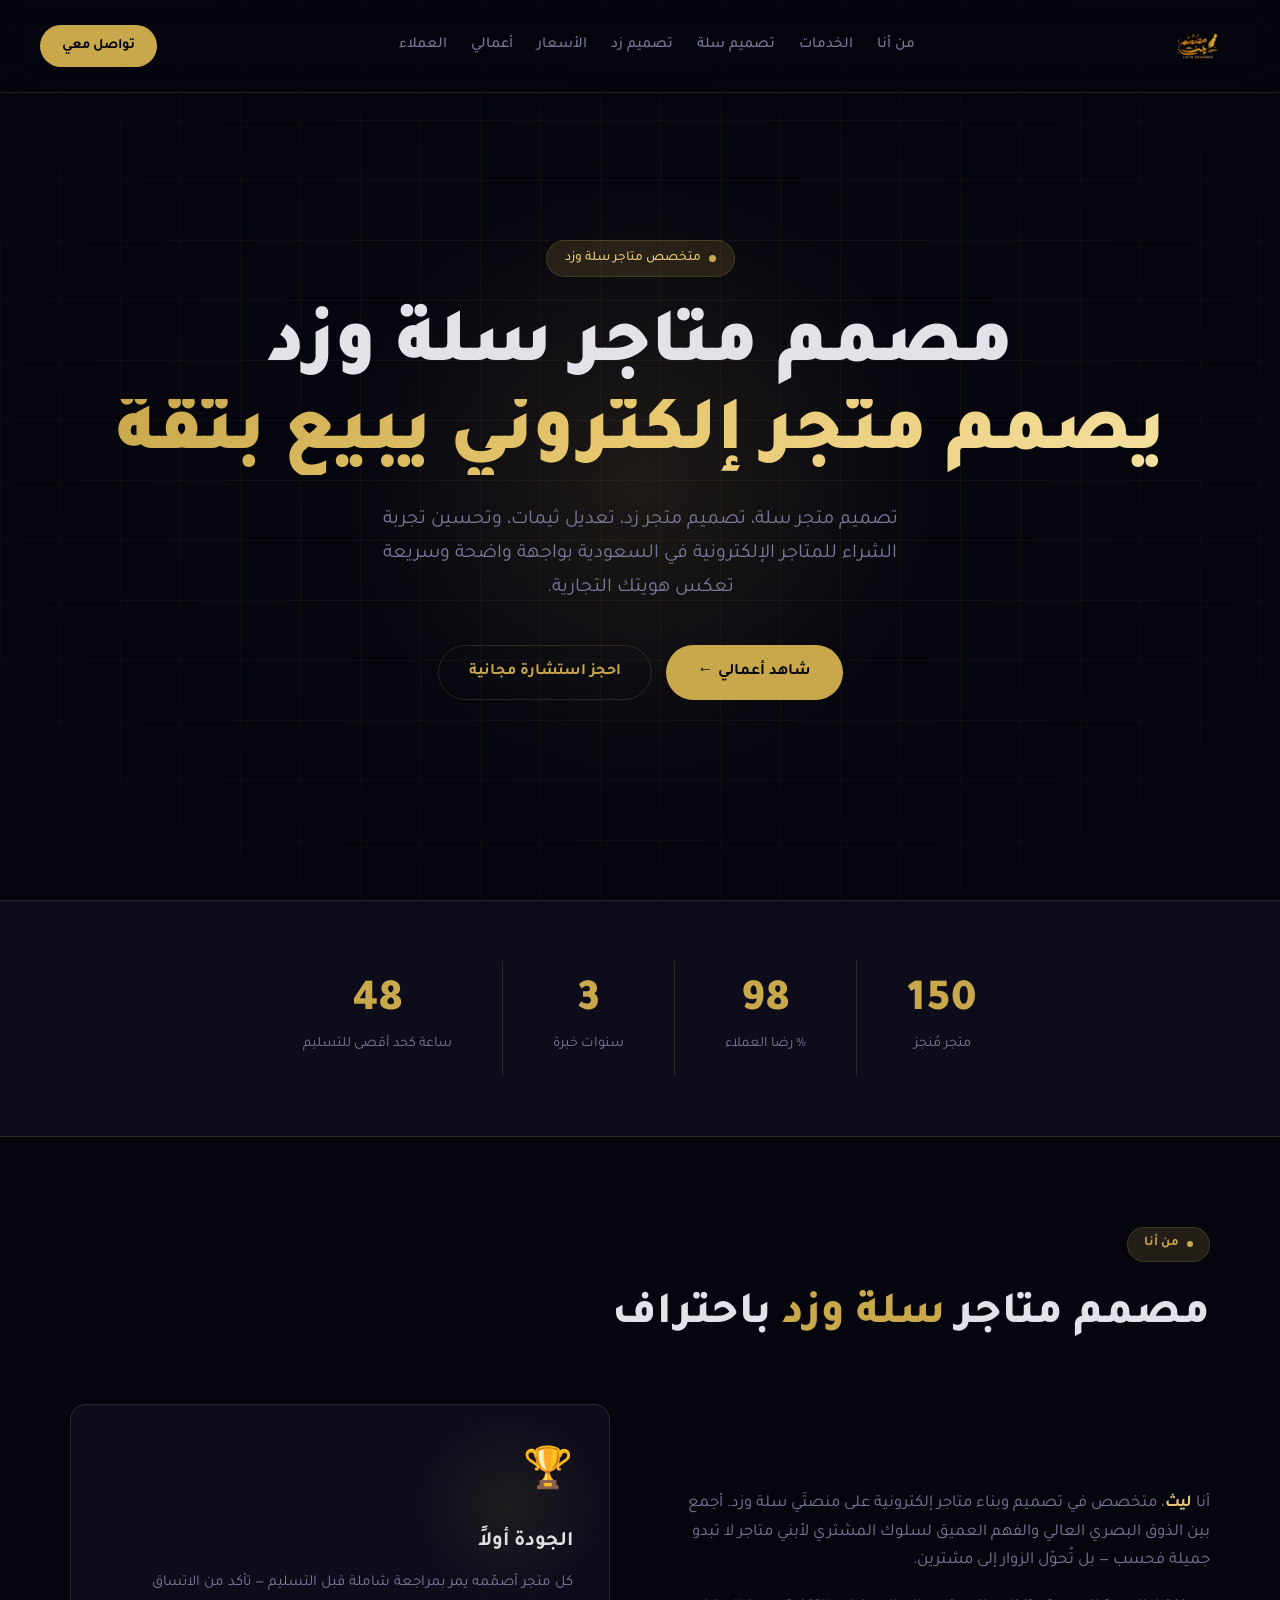
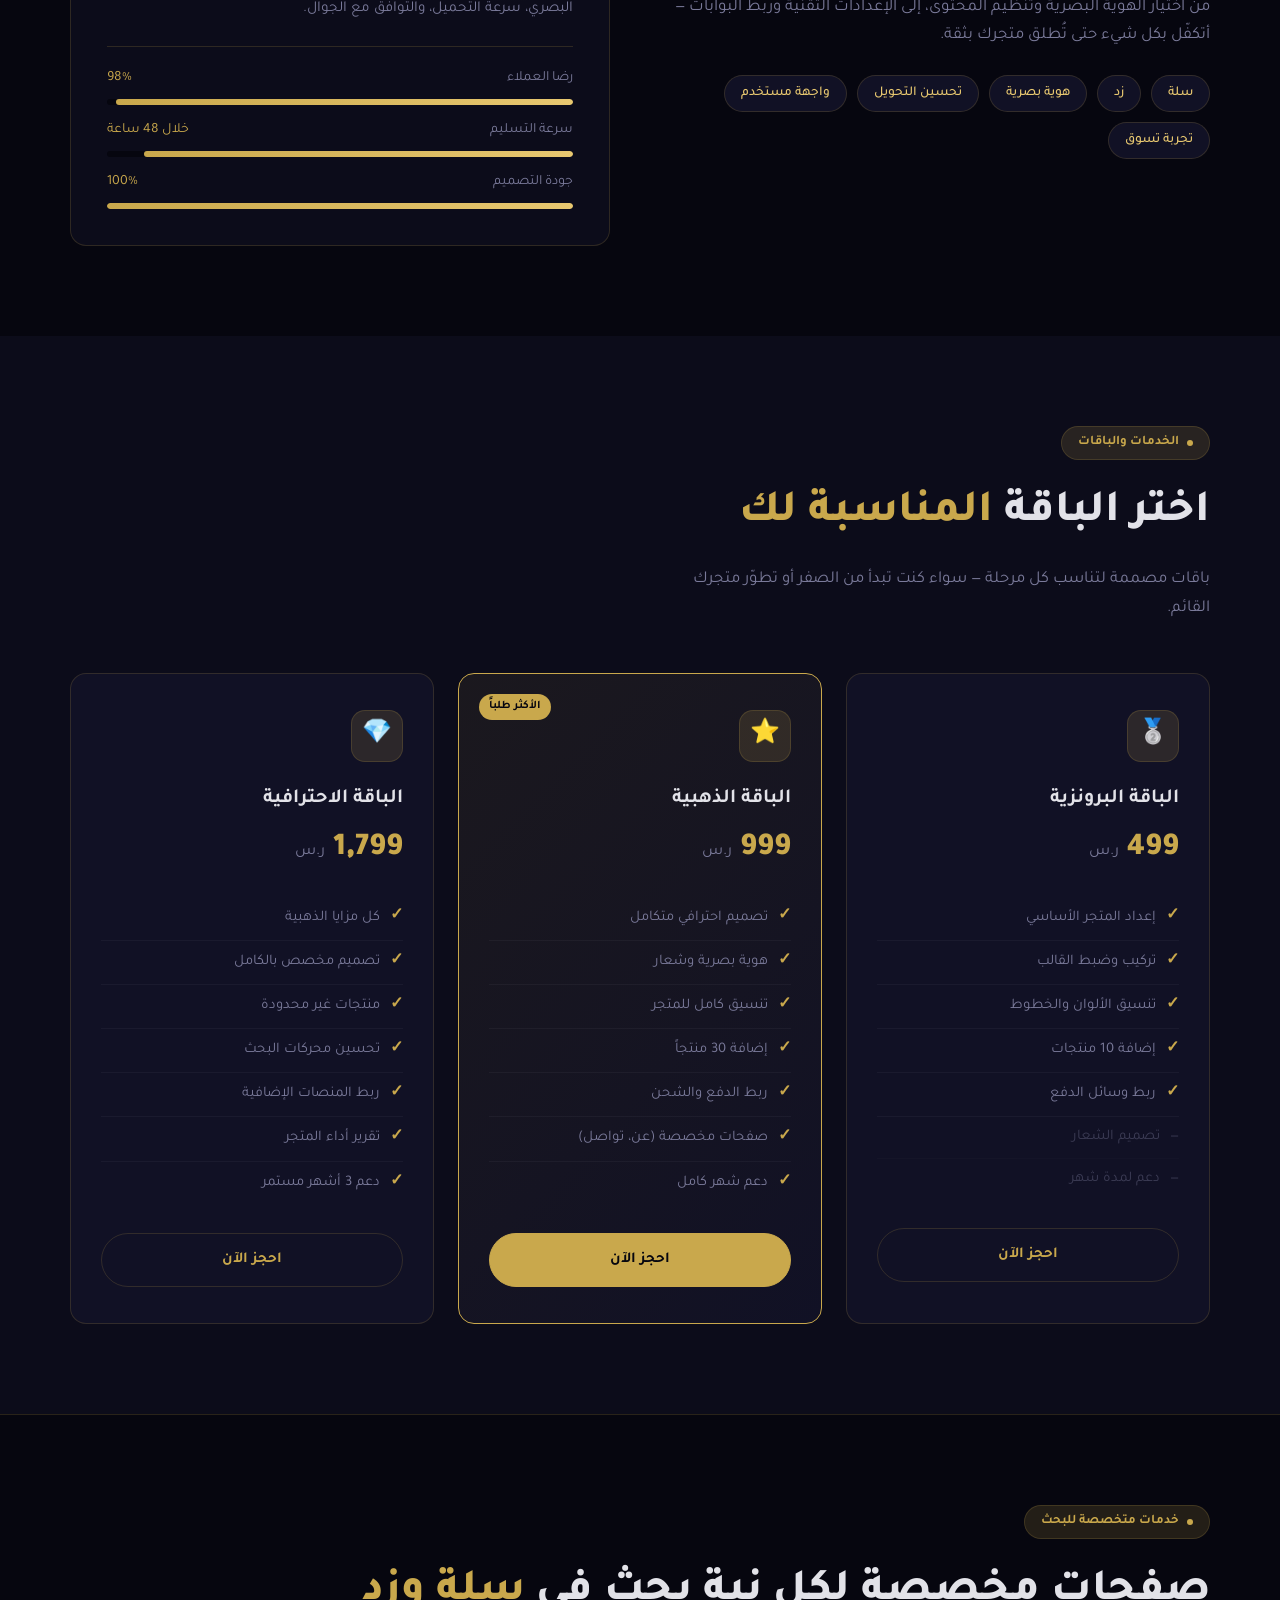
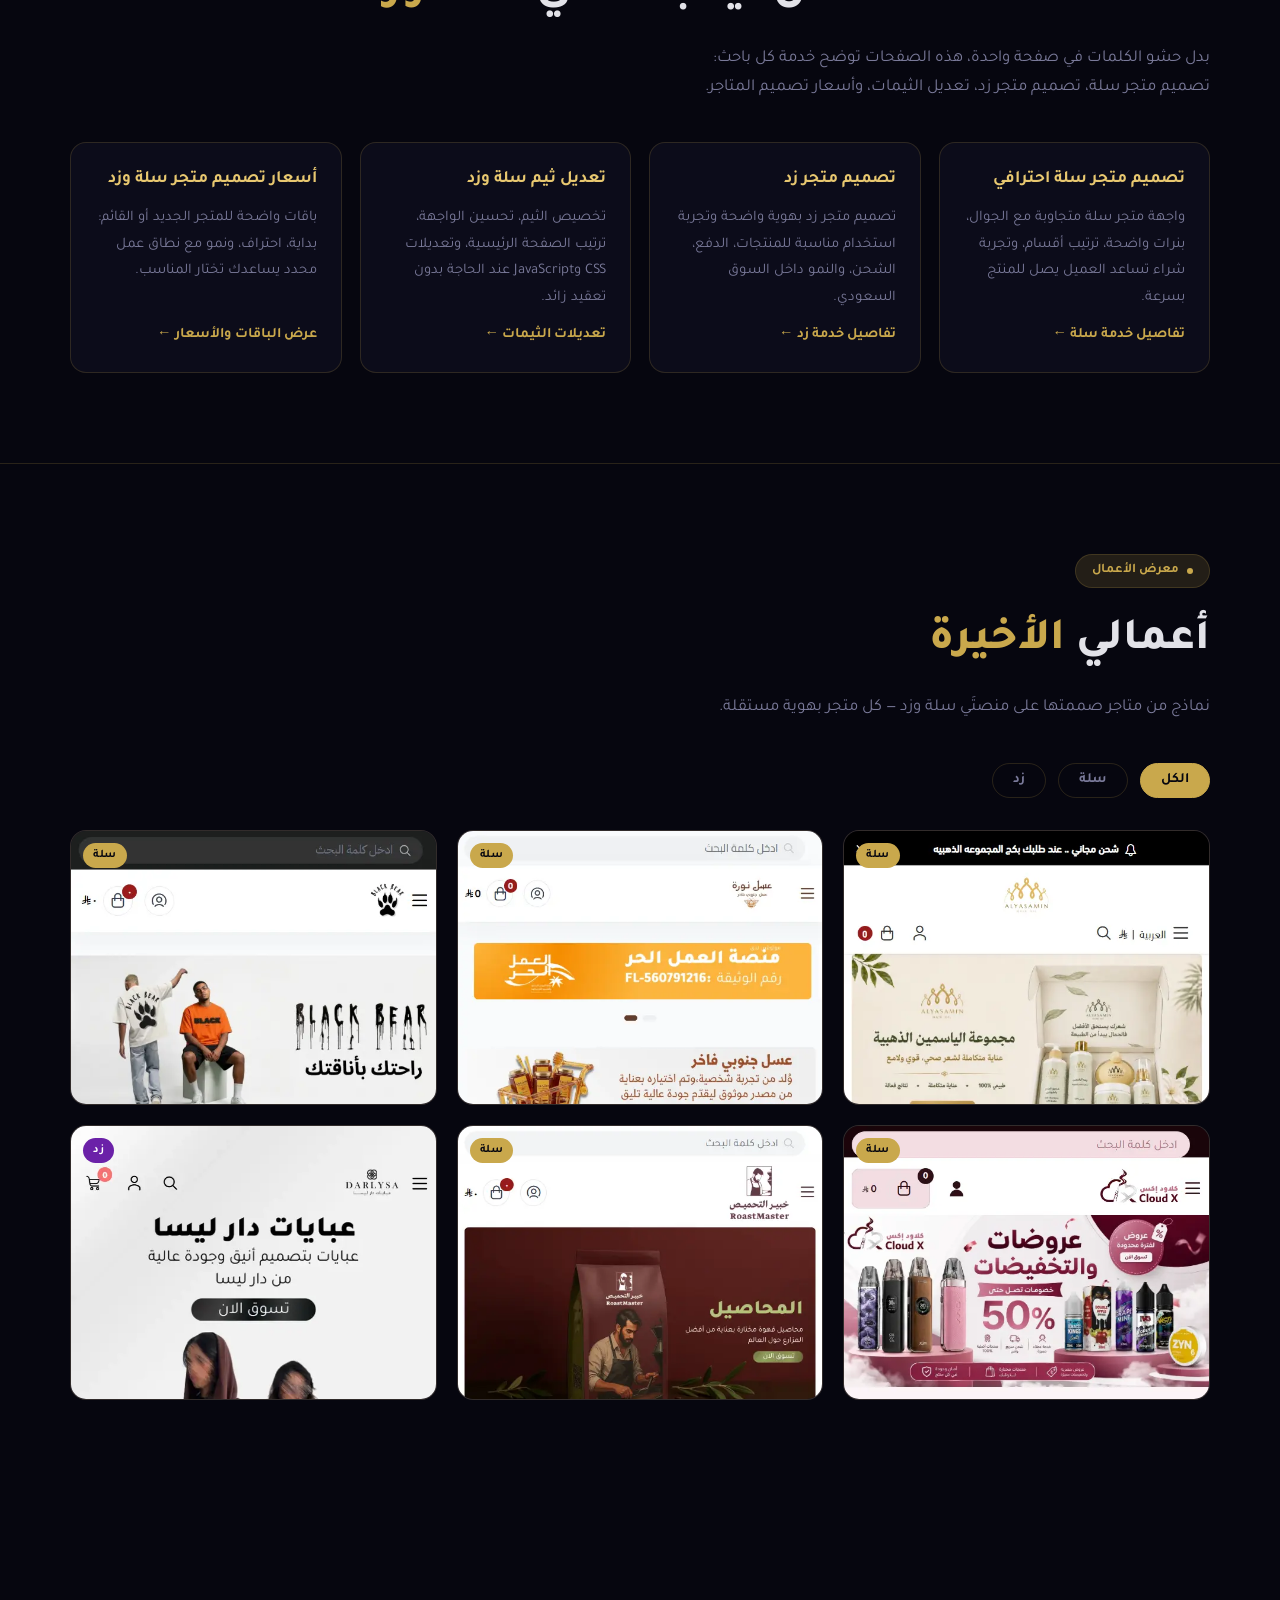
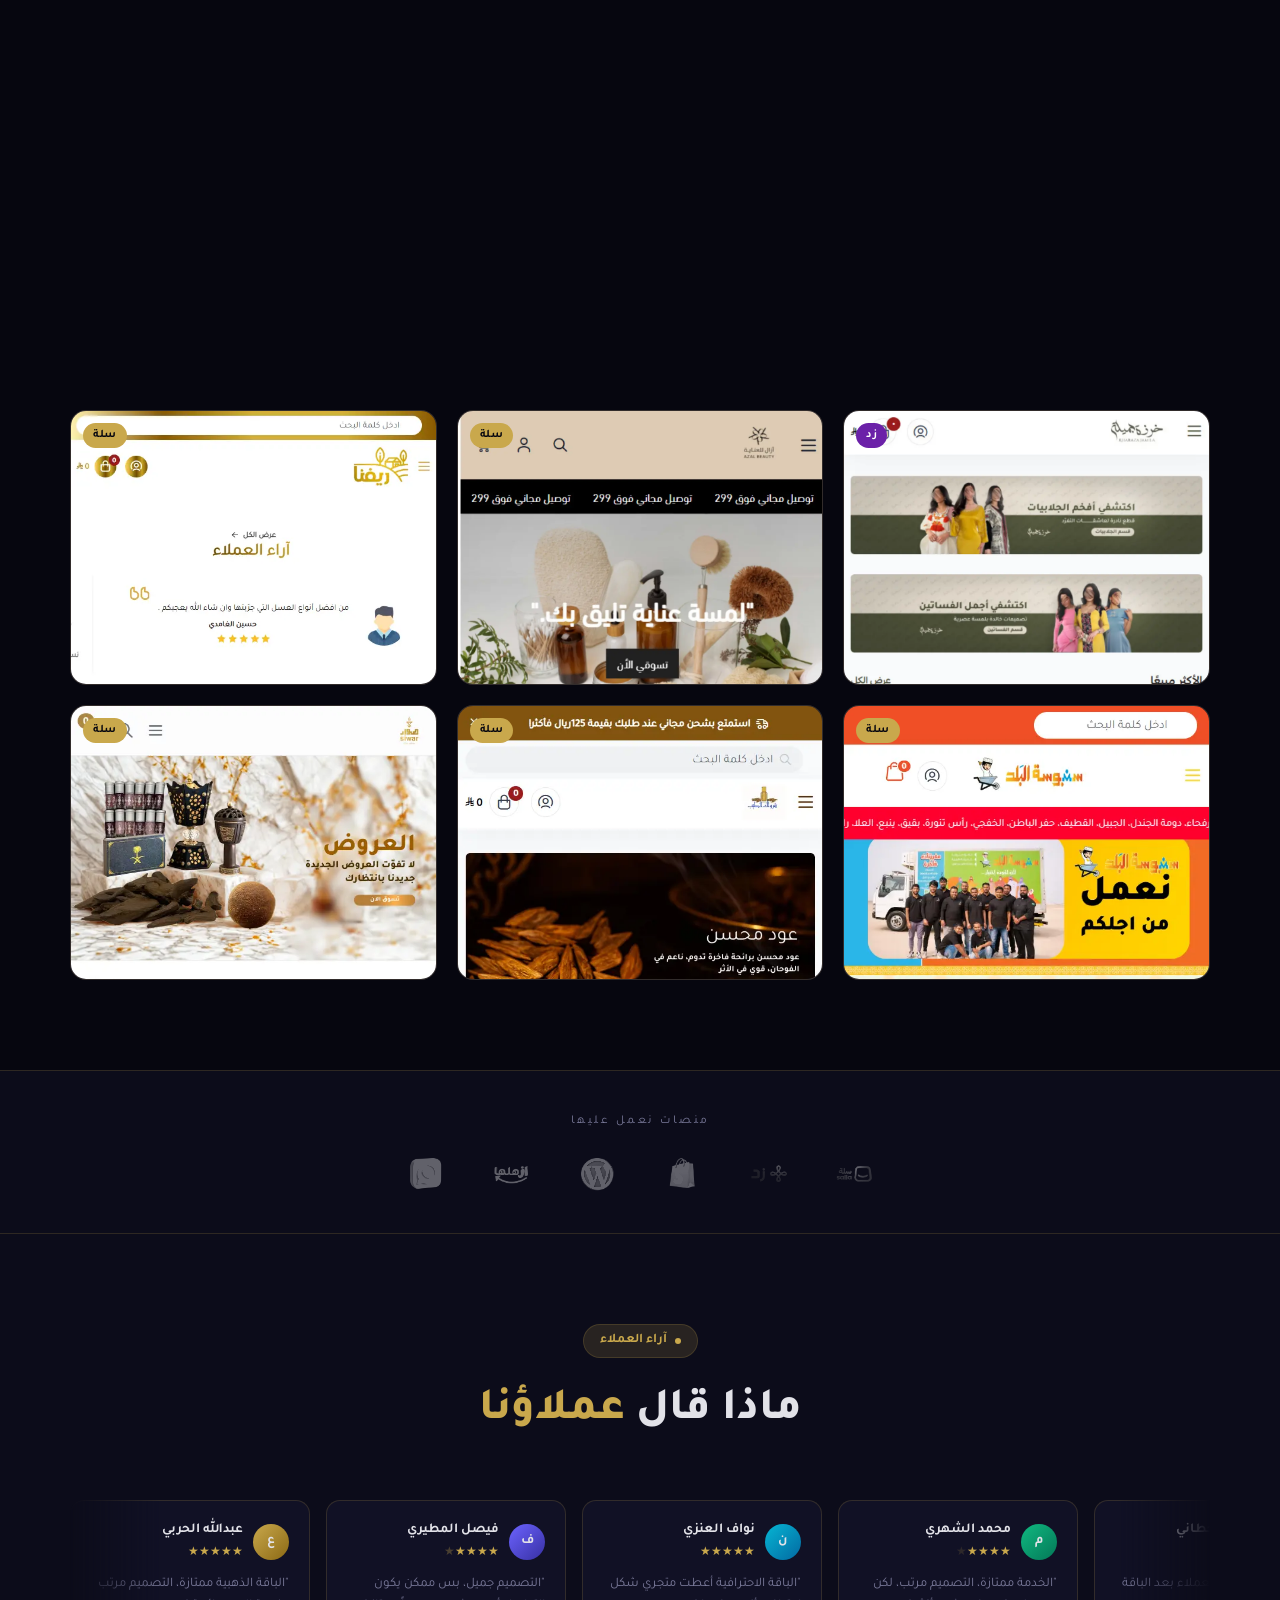
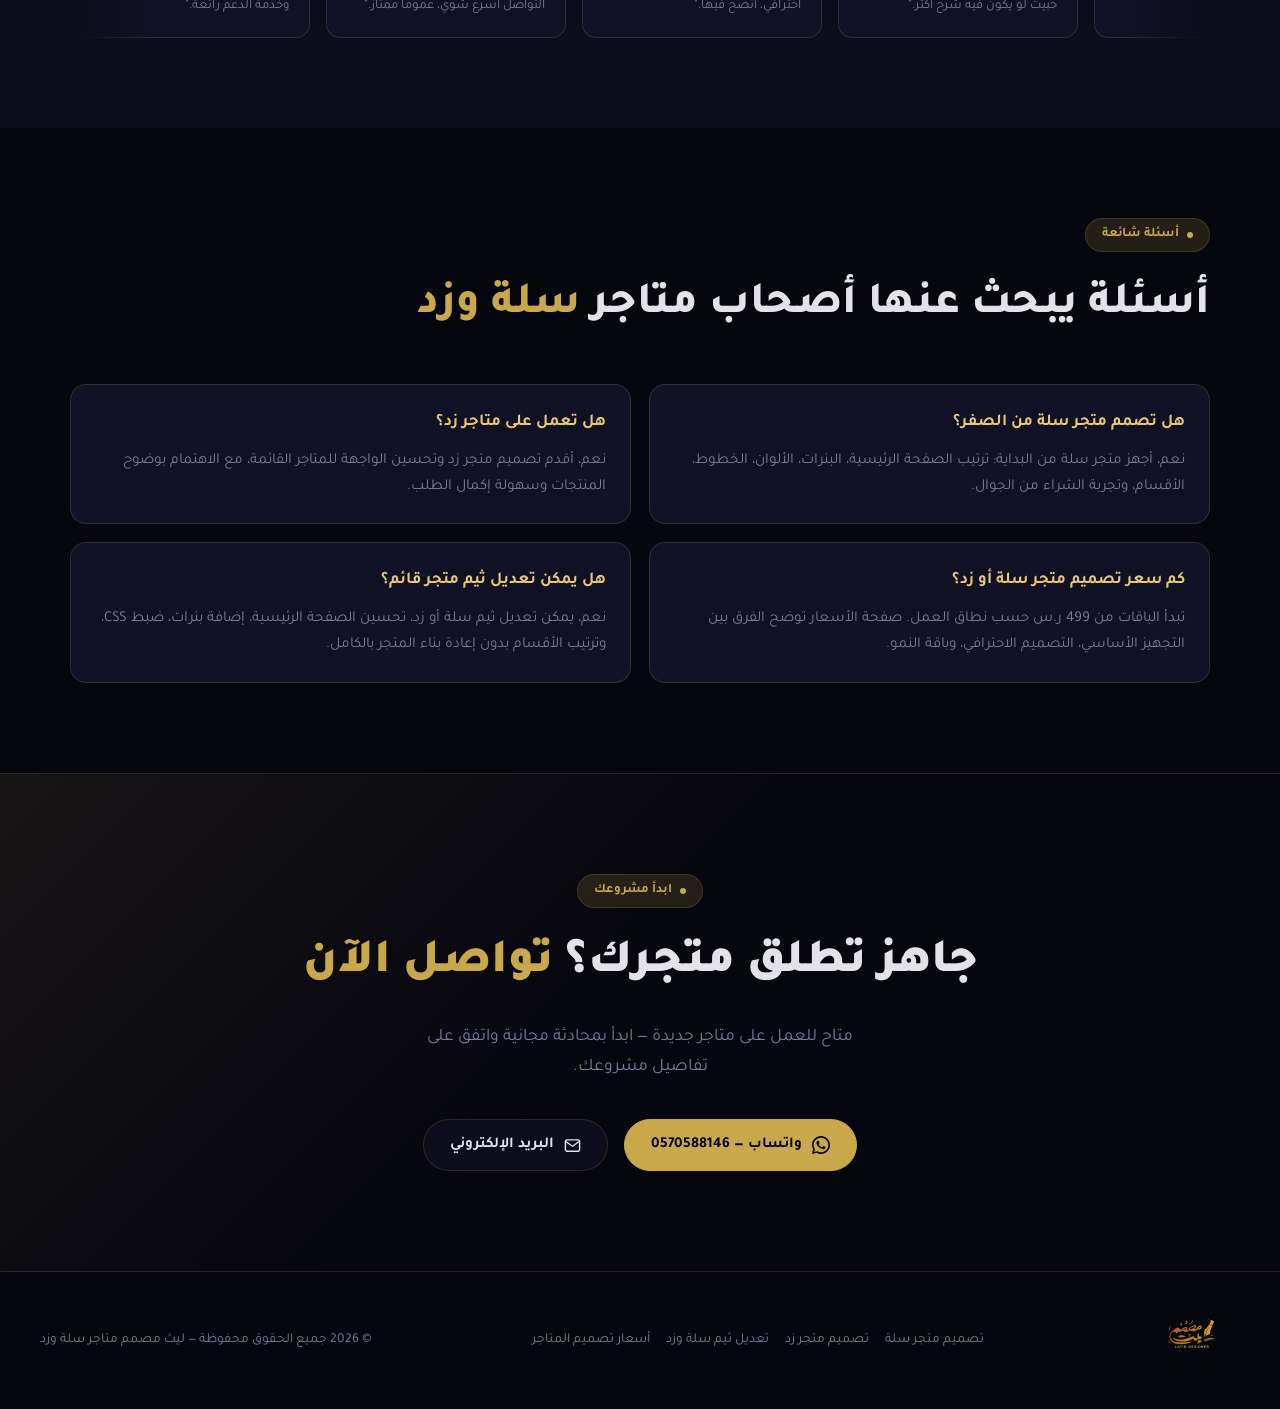
<file: index.html>
<!DOCTYPE html>
<html lang="ar-SA" dir="rtl">
<head>
  <meta charset="UTF-8">
  <meta name="google-site-verification" content="9mRSRUEtPfoaY4QT5RswH6tAgAtnjIWAUFjFLMggj1o" />
  <meta name="viewport" content="width=device-width, initial-scale=1.0">
  <meta name="description" content="ليث مصمم متاجر سلة وزد: تصميم متجر سلة، تصميم متجر زد، تعديل الثيمات، تحسين تجربة الشراء، وباقات تجهيز المتاجر الإلكترونية في السعودية.">
  <meta name="robots" content="index, follow, max-image-preview:large">
  <meta name="author" content="ليث">
  <meta name="theme-color" content="#06060F">
  <link rel="canonical" href="https://laith-designer.vercel.app/">
  <title>مصمم متاجر سلة وزد | تصميم متجر سلة وزد احترافي - ليث</title>
  <meta property="og:locale" content="ar_SA">
  <meta property="og:type" content="website">
  <meta property="og:site_name" content="ليث - مصمم متاجر سلة وزد">
  <meta property="og:title" content="مصمم متاجر سلة وزد | تصميم متجر سلة وزد احترافي - ليث">
  <meta property="og:description" content="تصميم وتطوير متاجر سلة وزد بواجهة احترافية وتجربة شراء واضحة وباقات مناسبة للمتاجر الجديدة والقائمة.">
  <meta property="og:url" content="https://laith-designer.vercel.app/">
  <meta property="og:image" content="https://laith-designer.vercel.app/images/logo-main.webp">
  <meta name="twitter:card" content="summary_large_image">
  <meta name="twitter:title" content="مصمم متاجر سلة وزد | ليث">
  <meta name="twitter:description" content="تصميم متجر سلة وزد، تعديل الثيمات، وتحسين تجربة الشراء للمتاجر الإلكترونية في السعودية.">
  <meta name="twitter:image" content="https://laith-designer.vercel.app/images/logo-main.webp">
  <link rel="preconnect" href="https://fonts.googleapis.com">
  <link href="https://fonts.googleapis.com/css2?family=Tajawal:wght@300;400;500;700;800;900&display=swap" rel="stylesheet">
  <script type="application/ld+json">
  {
    "@context": "https://schema.org",
    "@graph": [
      {
        "@type": "ProfessionalService",
        "@id": "https://laith-designer.vercel.app/#business",
        "name": "ليث - مصمم متاجر سلة وزد",
        "alternateName": ["مصمم متجر سلة", "مصمم متجر زد", "تصميم متجر سلة", "تصميم متجر زد"],
        "url": "https://laith-designer.vercel.app/",
        "logo": "https://laith-designer.vercel.app/images/logo-main.webp",
        "image": "https://laith-designer.vercel.app/images/logo-main.webp",
        "description": "خدمات تصميم وتطوير متاجر إلكترونية على منصات سلة وزد مع تحسين تجربة المستخدم وتجهيز المتجر للبيع.",
        "telephone": "+966570588146",
        "email": "mr.laith2004@gmail.com",
        "areaServed": {
          "@type": "Country",
          "name": "Saudi Arabia"
        },
        "availableLanguage": ["Arabic"],
        "priceRange": "499-1799 SAR",
        "hasOfferCatalog": {
          "@type": "OfferCatalog",
          "name": "خدمات تصميم متاجر سلة وزد",
          "itemListElement": [
            {
              "@type": "Offer",
              "itemOffered": {
                "@type": "Service",
                "name": "تصميم متجر سلة",
                "url": "https://laith-designer.vercel.app/tasmeem-matjar-salla/"
              }
            },
            {
              "@type": "Offer",
              "itemOffered": {
                "@type": "Service",
                "name": "تصميم متجر زد",
                "url": "https://laith-designer.vercel.app/tasmeem-matjar-zid/"
              }
            },
            {
              "@type": "Offer",
              "itemOffered": {
                "@type": "Service",
                "name": "تعديل ثيم سلة وزد",
                "url": "https://laith-designer.vercel.app/tadeel-themes-salla-zid/"
              }
            }
          ]
        }
      },
      {
        "@type": "WebSite",
        "@id": "https://laith-designer.vercel.app/#website",
        "url": "https://laith-designer.vercel.app/",
        "name": "ليث - مصمم متاجر سلة وزد",
        "inLanguage": "ar-SA",
        "publisher": {
          "@id": "https://laith-designer.vercel.app/#business"
        }
      }
    ]
  }
  </script>
  <script type="application/ld+json">
  {
    "@context": "https://schema.org",
    "@type": "FAQPage",
    "mainEntity": [
      {
        "@type": "Question",
        "name": "هل تصمم متجر سلة من الصفر؟",
        "acceptedAnswer": {
          "@type": "Answer",
          "text": "نعم، يتم تجهيز متجر سلة من البداية: ترتيب الصفحة الرئيسية، البنرات، الألوان، الخطوط، الأقسام، وتجربة الشراء من الجوال."
        }
      },
      {
        "@type": "Question",
        "name": "هل تعمل على متاجر زد؟",
        "acceptedAnswer": {
          "@type": "Answer",
          "text": "نعم، تشمل الخدمة تصميم متجر زد وتحسين الواجهة للمتاجر القائمة مع الاهتمام بوضوح المنتجات وسهولة إكمال الطلب."
        }
      },
      {
        "@type": "Question",
        "name": "كم سعر تصميم متجر سلة أو زد؟",
        "acceptedAnswer": {
          "@type": "Answer",
          "text": "تبدأ الباقات من 499 ر.س حسب نطاق العمل، مع خيارات للتجهيز الأساسي، التصميم الاحترافي، وباقة النمو."
        }
      },
      {
        "@type": "Question",
        "name": "هل يمكن تعديل ثيم متجر قائم؟",
        "acceptedAnswer": {
          "@type": "Answer",
          "text": "نعم، يمكن تعديل ثيم سلة أو زد، تحسين الصفحة الرئيسية، إضافة بنرات، ضبط CSS، وترتيب الأقسام بدون إعادة بناء المتجر بالكامل."
        }
      }
    ]
  }
  </script>
  <style>
    *, *::before, *::after { box-sizing: border-box; margin: 0; padding: 0; }

    :root {
      --gold: #C9A84C;
      --gold-light: #E8C870;
      --gold-dim: rgba(201,168,76,0.15);
      --bg: #06060F;
      --bg2: #0C0C1A;
      --bg3: #111125;
      --text: #E2E2E8;
      --muted: #7A7A9A;
      --border: rgba(201,168,76,0.18);
      --radius: 16px;
    }

    html { scroll-behavior: smooth; }

    body {
      font-family: 'Tajawal', sans-serif;
      background: var(--bg);
      color: var(--text);
      overflow-x: hidden;
      line-height: 1.7;
    }

    /* ── NAV ── */
    nav {
      position: fixed; top: 0; width: 100%; z-index: 100;
      padding: 18px 40px;
      display: flex; align-items: center; justify-content: space-between;
      background: rgba(6,6,15,0.82);
      backdrop-filter: blur(18px);
      border-bottom: 1px solid var(--border);
      transition: padding .3s;
    }
    nav.scrolled { padding: 12px 40px; }

    .nav-logo {
      font-size: 1.25rem; font-weight: 800; color: var(--gold);
      letter-spacing: .5px; text-decoration: none;
    }
    .nav-logo span { color: var(--text); }

    .nav-links { display: flex; gap: 24px; list-style: none; }
    .nav-links a {
      text-decoration: none; color: var(--muted); font-weight: 500;
      font-size: .95rem; transition: color .25s; position: relative;
    }
    .nav-links a::after {
      content: ''; position: absolute; bottom: -4px; right: 0;
      width: 0; height: 2px; background: var(--gold); border-radius: 2px;
      transition: width .25s;
    }
    .nav-links a:hover { color: var(--gold-light); }
    .nav-links a:hover::after { width: 100%; }

    .nav-cta {
      background: var(--gold); color: #06060F; font-weight: 700;
      padding: 9px 22px; border-radius: 50px; font-size: .9rem;
      text-decoration: none; transition: background .25s, transform .2s;
    }
    .nav-cta:hover { background: var(--gold-light); transform: translateY(-1px); }

    /* ── HERO ── */
    .hero {
      min-height: 100vh;
      display: flex; align-items: center; justify-content: center;
      text-align: center;
      padding: 120px 20px 80px;
      position: relative; overflow: hidden;
    }

    .hero-grid {
      position: absolute; inset: 0;
      background-image:
        linear-gradient(rgba(201,168,76,.06) 1px, transparent 1px),
        linear-gradient(90deg, rgba(201,168,76,.06) 1px, transparent 1px);
      background-size: 60px 60px;
      mask-image: radial-gradient(ellipse 80% 80% at 50% 50%, black 30%, transparent 100%);
    }

    .hero-glow {
      position: absolute; top: 20%; left: 50%; transform: translateX(-50%);
      width: 600px; height: 600px; border-radius: 50%;
      background: radial-gradient(circle, rgba(201,168,76,.12) 0%, transparent 70%);
      pointer-events: none;
    }

    .hero-badge {
      display: inline-flex; align-items: center; gap: 8px;
      background: var(--gold-dim); border: 1px solid var(--border);
      border-radius: 50px; padding: 6px 18px; margin-bottom: 28px;
      font-size: .85rem; color: var(--gold-light); font-weight: 500;
    }
    .hero-badge-dot {
      width: 7px; height: 7px; border-radius: 50%; background: var(--gold);
      animation: pulse 2s ease-in-out infinite;
    }
    @keyframes pulse {
      0%,100% { opacity: 1; transform: scale(1); }
      50% { opacity: .5; transform: scale(.8); }
    }

    .hero h1 {
      font-size: clamp(2.6rem, 6vw, 5rem);
      font-weight: 900; line-height: 1.15;
      margin-bottom: 22px;
    }
    .hero h1 em {
      font-style: normal;
      background: linear-gradient(135deg, var(--gold) 0%, var(--gold-light) 50%, #F5E0A0 100%);
      -webkit-background-clip: text; -webkit-text-fill-color: transparent;
    }

    .hero-sub {
      font-size: clamp(1rem, 2vw, 1.25rem);
      color: var(--muted); max-width: 560px; margin: 0 auto 40px;
    }

    .hero-btns { display: flex; gap: 14px; justify-content: center; flex-wrap: wrap; }

    .btn-primary {
      background: var(--gold); color: #06060F; font-weight: 700;
      padding: 14px 32px; border-radius: 50px; font-size: 1rem;
      text-decoration: none; transition: all .25s;
      display: inline-flex; align-items: center; gap: 8px;
      font-family: 'Tajawal', sans-serif;
    }
    .btn-primary:hover { background: var(--gold-light); transform: translateY(-2px); box-shadow: 0 8px 30px rgba(201,168,76,.35); }

    .btn-outline {
      background: transparent; color: var(--gold); font-weight: 600;
      padding: 13px 30px; border-radius: 50px; font-size: 1rem;
      border: 1.5px solid var(--border); text-decoration: none;
      transition: all .25s; display: inline-flex; align-items: center; gap: 8px;
      font-family: 'Tajawal', sans-serif;
    }
    .btn-outline:hover { border-color: var(--gold); background: var(--gold-dim); transform: translateY(-2px); }

    /* ── STATS ── */
    .stats {
      padding: 60px 40px;
      display: flex; justify-content: center; gap: 0;
      border-top: 1px solid var(--border);
      border-bottom: 1px solid var(--border);
      background: var(--bg2);
      flex-wrap: wrap;
    }
    .stat {
      text-align: center; padding: 20px 50px;
      border-left: 1px solid var(--border);
    }
    .stat:last-child { border-left: none; }
    .stat-num {
      font-size: 2.8rem; font-weight: 900; color: var(--gold);
      line-height: 1; display: block;
    }
    .stat-label { font-size: .9rem; color: var(--muted); margin-top: 6px; }

    /* ── SECTION COMMONS ── */
    section { padding: 90px 20px; }
    .container { max-width: 1140px; margin: 0 auto; }

    .sec-tag {
      display: inline-flex; align-items: center; gap: 8px;
      background: var(--gold-dim); border: 1px solid var(--border);
      border-radius: 50px; padding: 5px 16px; margin-bottom: 16px;
      font-size: .82rem; color: var(--gold); font-weight: 600;
    }
    .sec-tag-dot { width: 6px; height: 6px; border-radius: 50%; background: var(--gold); }

    .sec-title {
      font-size: clamp(1.8rem, 3.5vw, 2.8rem);
      font-weight: 800; margin-bottom: 14px;
    }
    .sec-title span { color: var(--gold); }
    .sec-sub { color: var(--muted); font-size: 1.05rem; max-width: 520px; }

    /* ── ABOUT ── */
    .about-grid {
      display: grid; grid-template-columns: 1fr 1fr; gap: 60px;
      align-items: center; margin-top: 50px;
    }
    .about-text p { color: var(--muted); margin-bottom: 18px; font-size: 1.05rem; }
    .about-tags { display: flex; flex-wrap: wrap; gap: 10px; margin-top: 24px; }
    .tag {
      background: var(--bg3); border: 1px solid var(--border);
      border-radius: 50px; padding: 6px 16px; font-size: .85rem;
      color: var(--gold-light); font-weight: 500;
    }
    .about-card {
      background: var(--bg2); border: 1px solid var(--border);
      border-radius: var(--radius); padding: 36px;
      position: relative; overflow: hidden;
    }
    .about-card::before {
      content: ''; position: absolute; top: 0; right: 0;
      width: 200px; height: 200px;
      background: radial-gradient(circle, rgba(201,168,76,.1) 0%, transparent 70%);
    }
    .about-icon { font-size: 2.5rem; margin-bottom: 16px; display: block; }
    .about-card h3 { font-size: 1.3rem; margin-bottom: 10px; }
    .about-card p { color: var(--muted); font-size: .95rem; }
    .progress-row { margin-top: 16px; }
    .progress-label { display: flex; justify-content: space-between; margin-bottom: 8px; font-size: .88rem; }
    .progress-label span:first-child { color: var(--muted); }
    .progress-label span:last-child { color: var(--gold); }
    .progress-bar { background: var(--bg); border-radius: 50px; height: 6px; overflow: hidden; }
    .progress-fill { background: linear-gradient(90deg,var(--gold),var(--gold-light)); height: 100%; border-radius: 50px; }

    /* ── SERVICES ── */
    .services-bg { background: var(--bg2); }
    .services-grid {
      display: grid; grid-template-columns: repeat(3,1fr); gap: 24px;
      margin-top: 50px;
    }

    .service-card {
      background: var(--bg3); border: 1px solid var(--border);
      border-radius: var(--radius); padding: 36px 30px;
      position: relative; overflow: hidden;
      transition: border-color .3s, transform .3s;
    }
    .service-card:hover { border-color: var(--gold); transform: translateY(-4px); }
    .service-card.featured {
      border-color: var(--gold);
      background: linear-gradient(135deg, rgba(201,168,76,.08) 0%, var(--bg3) 100%);
    }

    .service-badge {
      position: absolute; top: 20px; left: 20px;
      background: var(--gold); color: #06060F;
      font-size: .72rem; font-weight: 700; padding: 3px 10px; border-radius: 50px;
    }

    .service-icon {
      width: 52px; height: 52px; border-radius: 14px;
      background: var(--gold-dim); border: 1px solid var(--border);
      display: flex; align-items: center; justify-content: center;
      font-size: 1.5rem; margin-bottom: 20px;
    }
    .service-name { font-size: 1.25rem; font-weight: 700; margin-bottom: 6px; }
    .service-price {
      font-size: 2rem; font-weight: 900; color: var(--gold); margin-bottom: 20px;
    }
    .service-price span { font-size: 1rem; color: var(--muted); font-weight: 400; }

    .service-features { list-style: none; margin-bottom: 28px; }
    .service-features li {
      display: flex; align-items: center; gap: 10px;
      color: var(--muted); font-size: .92rem; padding: 8px 0;
      border-bottom: 1px solid rgba(255,255,255,.04);
    }
    .service-features li:last-child { border-bottom: none; }
    .check { color: var(--gold); font-size: 1rem; font-weight: 700; }

    .service-btn {
      width: 100%; padding: 13px; border-radius: 50px;
      border: 1.5px solid var(--border); background: transparent;
      color: var(--gold); font-family: 'Tajawal',sans-serif;
      font-size: .95rem; font-weight: 600; cursor: pointer;
      transition: all .25s; text-align: center; display: block;
      text-decoration: none;
    }
    .service-btn:hover, .service-card.featured .service-btn {
      background: var(--gold); color: #06060F; border-color: var(--gold);
    }
    .service-card.featured .service-btn:hover { background: var(--gold-light); }

    /* SEO service hub */
    .seo-hub {
      background: var(--bg);
      border-top: 1px solid var(--border);
      border-bottom: 1px solid var(--border);
    }
    .seo-hub-grid {
      display: grid;
      grid-template-columns: repeat(4, 1fr);
      gap: 18px;
      margin-top: 40px;
    }
    .seo-link-card {
      display: flex;
      flex-direction: column;
      gap: 12px;
      min-height: 100%;
      padding: 24px;
      background: var(--bg2);
      border: 1px solid var(--border);
      border-radius: var(--radius);
      text-decoration: none;
      color: var(--text);
      transition: border-color .25s, transform .25s, background .25s;
    }
    .seo-link-card:hover {
      transform: translateY(-4px);
      border-color: var(--gold);
      background: var(--bg3);
    }
    .seo-link-card h3 {
      font-size: 1.08rem;
      color: var(--gold-light);
      line-height: 1.5;
    }
    .seo-link-card p {
      color: var(--muted);
      font-size: .92rem;
      line-height: 1.8;
    }
    .seo-link-card span {
      margin-top: auto;
      color: var(--gold);
      font-weight: 700;
      font-size: .9rem;
    }

    .faq-grid {
      display: grid;
      grid-template-columns: repeat(2, 1fr);
      gap: 18px;
      margin-top: 40px;
    }
    .faq-item {
      background: var(--bg3);
      border: 1px solid var(--border);
      border-radius: var(--radius);
      padding: 24px;
    }
    .faq-item h3 {
      color: var(--gold-light);
      font-size: 1.05rem;
      margin-bottom: 10px;
    }
    .faq-item p {
      color: var(--muted);
      font-size: .95rem;
    }

    /* ── PORTFOLIO ── */
    .portfolio-filter {
      display: flex; gap: 12px; flex-wrap: wrap; margin: 40px 0 32px;
    }
    .filter-btn {
      padding: 8px 20px; border-radius: 50px; cursor: pointer;
      font-family: 'Tajawal',sans-serif; font-size: .88rem; font-weight: 600;
      border: 1.5px solid var(--border); background: transparent; color: var(--muted);
      transition: all .25s;
    }
    .filter-btn.active, .filter-btn:hover {
      background: var(--gold); color: #06060F; border-color: var(--gold);
    }

    .portfolio-grid {
      display: grid; grid-template-columns: repeat(3,1fr); gap: 20px;
    }

    .portfolio-card {
      border-radius: var(--radius); overflow: hidden;
      position: relative; aspect-ratio: 4/3;
      background: var(--bg3); border: 1px solid var(--border);
      cursor: pointer;
      transition: transform .3s, border-color .3s, box-shadow .3s;
    }
    .portfolio-card:hover {
      transform: translateY(-6px);
      border-color: var(--gold);
      box-shadow: 0 20px 50px rgba(201,168,76,.15);
    }

    /* ── SCREENSHOT CARDS ── */
    .portfolio-img {
      width: 100%; height: 100%;
      object-fit: cover; object-position: top center;
      display: block;
      transition: object-position 5s ease;
    }
    .portfolio-card:hover .portfolio-img { object-position: bottom center; }

    /* Platform badge */
    .mock-platform {
      position: absolute; top: 12px; left: 12px;
      font-size: .72rem; font-weight: 700; padding: 3px 10px;
      border-radius: 20px; letter-spacing: .5px; z-index: 1;
    }

    /* ── PLATFORMS STRIP ── */
    .platforms-strip {
      padding: 40px 20px;
      background: var(--bg2);
      border-top: 1px solid var(--border);
      border-bottom: 1px solid var(--border);
      text-align: center;
    }
    .platforms-label {
      font-size: .75rem; color: var(--muted); margin-bottom: 24px;
      text-transform: uppercase; letter-spacing: 2.5px;
    }
    .platforms-logos {
      display: flex; align-items: center; justify-content: center;
      gap: 48px; flex-wrap: wrap;
    }
    .platform-logo {
      height: 38px; width: auto;
      filter: grayscale(1) brightness(2);
      opacity: 0.35;
      transition: filter .3s, opacity .3s;
      object-fit: contain;
    }
    .platform-logo:hover { filter: grayscale(0) brightness(1); opacity: 1; }

    /* Overlay */
    .portfolio-overlay {
      position: absolute; inset: 0;
      background: linear-gradient(to top, rgba(6,6,15,.97) 0%, rgba(6,6,15,.3) 60%, transparent 100%);
      opacity: 0; transition: opacity .3s;
      display: flex; flex-direction: column;
      justify-content: flex-end; padding: 18px;
    }
    .portfolio-card:hover .portfolio-overlay { opacity: 1; }
    .portfolio-overlay h3 { font-size: 1rem; font-weight: 700; margin-bottom: 4px; }
    .portfolio-overlay p { font-size: .8rem; color: var(--gold); }
    .portfolio-overlay .ov-tags {
      display: flex; gap: 6px; margin-top: 8px;
    }
    .ov-tag {
      font-size: .65rem; padding: 2px 8px; border-radius: 20px;
      border: 1px solid rgba(201,168,76,.4); color: var(--gold-light);
    }

    /* ── TESTIMONIALS ── */
    .testi-bg { background: var(--bg2); }
    .testi-wrap { overflow: hidden; }
    .testi-head { text-align: center; margin-bottom: 50px; }

    .testi-marquee {
      overflow: hidden; position: relative; direction: ltr;
      -webkit-mask-image: linear-gradient(90deg, transparent 0%, black 8%, black 92%, transparent 100%);
      mask-image: linear-gradient(90deg, transparent 0%, black 8%, black 92%, transparent 100%);
    }
    .testi-track {
      display: flex; gap: 0;
      animation: scroll-ltr 70s linear infinite;
      width: max-content;
    }
    .testi-track:hover { animation-play-state: paused; }
    .testi-track-set { display: flex; gap: 16px; padding-right: 16px; }

    @keyframes scroll-ltr {
      0%   { transform: translateX(0); }
      100% { transform: translateX(-50%); }
    }

    .testi-card {
      background: var(--bg3); border: 1px solid var(--border);
      border-radius: 14px; padding: 18px 20px; width: 240px; flex-shrink: 0;
      direction: rtl; transition: border-color .3s;
    }
    .testi-card:hover { border-color: var(--gold); }
    .testi-top { display: flex; align-items: center; gap: 10px; }
    .testi-av {
      width: 36px; height: 36px; border-radius: 50%;
      display: flex; align-items: center; justify-content: center;
      font-weight: 700; font-size: .85rem; flex-shrink: 0;
    }
    .av-1 { background: linear-gradient(135deg,#C9A84C,#8B6914); }
    .av-2 { background: linear-gradient(135deg,#6C63FF,#3730A3); }
    .av-3 { background: linear-gradient(135deg,#06B6D4,#0369A1); }
    .av-4 { background: linear-gradient(135deg,#10B981,#047857); }
    .av-5 { background: linear-gradient(135deg,#F43F5E,#BE123C); }
    .testi-name { font-size: .85rem; font-weight: 600; }
    .testi-stars { color: var(--gold); font-size: .72rem; margin-top: 2px; }
    .testi-text { font-size: .82rem; color: var(--muted); line-height: 1.7; margin-top: 10px; }

    /* ── CTA ── */
    .cta-section {
      text-align: center; padding: 100px 20px;
      background: linear-gradient(135deg, rgba(201,168,76,.08) 0%, transparent 50%);
      border-top: 1px solid var(--border);
    }
    .cta-section h2 { font-size: clamp(1.8rem,4vw,3rem); font-weight: 900; margin-bottom: 18px; }
    .cta-section p { color: var(--muted); font-size: 1.1rem; max-width: 480px; margin: 0 auto 36px; }

    .contact-links { display: flex; justify-content: center; gap: 16px; flex-wrap: wrap; }
    .contact-link {
      display: flex; align-items: center; gap: 10px;
      padding: 12px 26px; border-radius: 50px;
      border: 1.5px solid var(--border); background: var(--bg2);
      color: var(--text); text-decoration: none; font-weight: 600; font-size: .95rem;
      transition: all .25s;
    }
    .contact-link:hover { border-color: var(--gold); color: var(--gold); transform: translateY(-2px); }
    .contact-link.wa { background: var(--gold); border-color: var(--gold); color: #06060F; }
    .contact-link.wa:hover { background: var(--gold-light); }

    /* ── FOOTER ── */
    footer {
      padding: 30px 40px;
      border-top: 1px solid var(--border);
      display: flex; align-items: center; justify-content: space-between;
      background: var(--bg); flex-wrap: wrap; gap: 12px;
    }
    .footer-logo { font-size: 1.1rem; font-weight: 800; color: var(--gold); }
    .footer-links {
      display: flex;
      gap: 16px;
      flex-wrap: wrap;
      justify-content: center;
    }
    .footer-links a {
      color: var(--muted);
      text-decoration: none;
      font-size: .85rem;
      transition: color .25s;
    }
    .footer-links a:hover { color: var(--gold); }
    footer p { color: var(--muted); font-size: .85rem; }

    /* ── ANIMATIONS ── */
    .fade-up {
      opacity: 0; transform: translateY(30px);
      transition: opacity .6s ease, transform .6s ease;
    }
    .fade-up.visible { opacity: 1; transform: translateY(0); }

    /* ── RESPONSIVE ── */
    @media (max-width: 900px) {
      nav { padding: 16px 20px; }
      .nav-links { display: none; }
      .stats { gap: 0; }
      .stat { padding: 20px 28px; }
      .about-grid { grid-template-columns: 1fr; gap: 30px; }
      .services-grid { grid-template-columns: 1fr; }
      .seo-hub-grid { grid-template-columns: repeat(2, 1fr); }
      .faq-grid { grid-template-columns: 1fr; }
      .portfolio-grid { grid-template-columns: repeat(2,1fr); }
      footer { flex-direction: column; text-align: center; }
    }
    @media (max-width: 560px) {
      .portfolio-grid { grid-template-columns: 1fr; }
      .seo-hub-grid { grid-template-columns: 1fr; }
      .stat { padding: 16px 18px; border-left: none; border-bottom: 1px solid var(--border); }
      .stat:last-child { border-bottom: none; }
      .stats { flex-direction: column; align-items: center; }
    }
  </style>
</head>
<body>

<!-- ══════════ NAV ══════════ -->
<nav id="nav">
  <a href="./" class="nav-logo" aria-label="ليث مصمم متاجر سلة وزد"><img src="images/logo-main.webp" alt="ليث مصمم متاجر سلة وزد" style="height:56px;width:auto;object-fit:contain;vertical-align:middle"></a>
  <ul class="nav-links">
    <li><a href="#about">من أنا</a></li>
    <li><a href="#services">الخدمات</a></li>
    <li><a href="tasmeem-matjar-salla/">تصميم سلة</a></li>
    <li><a href="tasmeem-matjar-zid/">تصميم زد</a></li>
    <li><a href="prices/">الأسعار</a></li>
    <li><a href="#portfolio">أعمالي</a></li>
    <li><a href="#testimonials">العملاء</a></li>
  </ul>
  <a href="https://wa.me/966570588146" target="_blank" rel="noopener" class="nav-cta">تواصل معي</a>
</nav>

<!-- ══════════ HERO ══════════ -->
<section class="hero" id="home">
  <div class="hero-grid"></div>
  <div class="hero-glow"></div>
  <div class="container" style="position:relative;z-index:1">
    <div class="hero-badge fade-up">
      <span class="hero-badge-dot"></span>
      متخصص متاجر سلة وزد
    </div>
    <h1 class="fade-up" style="transition-delay:.1s">
      مصمم متاجر سلة وزد<br>
      <em>يصمم متجر إلكتروني يبيع بثقة</em>
    </h1>
    <p class="hero-sub fade-up" style="transition-delay:.2s">
      تصميم متجر سلة، تصميم متجر زد، تعديل ثيمات، وتحسين تجربة الشراء للمتاجر الإلكترونية في السعودية بواجهة واضحة وسريعة تعكس هويتك التجارية.
    </p>
    <div class="hero-btns fade-up" style="transition-delay:.3s">
      <a href="#portfolio" class="btn-primary">شاهد أعمالي ←</a>
      <a href="https://wa.me/966570588146" target="_blank" rel="noopener" class="btn-outline">احجز استشارة مجانية</a>
    </div>
  </div>
</section>

<!-- ══════════ STATS ══════════ -->
<div class="stats">
  <div class="stat fade-up">
    <span class="stat-num" data-target="150">0</span>
    <div class="stat-label">متجر مُنجز</div>
  </div>
  <div class="stat fade-up" style="transition-delay:.1s">
    <span class="stat-num" data-target="98">0</span>
    <div class="stat-label">% رضا العملاء</div>
  </div>
  <div class="stat fade-up" style="transition-delay:.2s">
    <span class="stat-num" data-target="3">0</span>
    <div class="stat-label">سنوات خبرة</div>
  </div>
  <div class="stat fade-up" style="transition-delay:.3s">
    <span class="stat-num" data-target="48">0</span>
    <div class="stat-label">ساعة كحد أقصى للتسليم</div>
  </div>
</div>

<!-- ══════════ ABOUT ══════════ -->
<section id="about">
  <div class="container">
    <div class="sec-tag fade-up"><span class="sec-tag-dot"></span>من أنا</div>
    <h2 class="sec-title fade-up">مصمم متاجر <span>سلة وزد</span> باحتراف</h2>
    <div class="about-grid">
      <div class="about-text fade-up">
        <p>
          أنا <strong style="color:var(--gold-light)">ليث</strong>، متخصص في تصميم وبناء متاجر إلكترونية على منصتَي سلة وزد.
          أجمع بين الذوق البصري العالي والفهم العميق لسلوك المشتري لأبني متاجر لا تبدو جميلة فحسب — بل تُحوّل الزوار إلى مشترين.
        </p>
        <p>
          من اختيار الهوية البصرية وتنظيم المحتوى، إلى الإعدادات التقنية وربط البوابات — أتكفّل بكل شيء حتى تُطلق متجرك بثقة.
        </p>
        <div class="about-tags">
          <span class="tag">سلة</span>
          <span class="tag">زد</span>
          <span class="tag">هوية بصرية</span>
          <span class="tag">تحسين التحويل</span>
          <span class="tag">واجهة مستخدم</span>
          <span class="tag">تجربة تسوق</span>
        </div>
      </div>
      <div class="about-card fade-up" style="transition-delay:.15s">
        <span class="about-icon">🏆</span>
        <h3>الجودة أولاً</h3>
        <p>كل متجر أصمّمه يمر بمراجعة شاملة قبل التسليم — تأكد من الاتساق البصري، سرعة التحميل، والتوافق مع الجوال.</p>
        <div class="progress-row" style="margin-top:24px;padding-top:20px;border-top:1px solid var(--border)">
          <div class="progress-label"><span>رضا العملاء</span><span>98%</span></div>
          <div class="progress-bar"><div class="progress-fill" style="width:98%"></div></div>
        </div>
        <div class="progress-row" style="margin-top:14px">
          <div class="progress-label"><span>سرعة التسليم</span><span>خلال 48 ساعة</span></div>
          <div class="progress-bar"><div class="progress-fill" style="width:92%"></div></div>
        </div>
        <div class="progress-row" style="margin-top:14px">
          <div class="progress-label"><span>جودة التصميم</span><span>100%</span></div>
          <div class="progress-bar"><div class="progress-fill" style="width:100%"></div></div>
        </div>
      </div>
    </div>
  </div>
</section>

<!-- ══════════ SERVICES ══════════ -->
<section id="services" class="services-bg">
  <div class="container">
    <div class="sec-tag fade-up"><span class="sec-tag-dot"></span>الخدمات والباقات</div>
    <h2 class="sec-title fade-up">اختر الباقة <span>المناسبة لك</span></h2>
    <p class="sec-sub fade-up">باقات مصممة لتناسب كل مرحلة — سواء كنت تبدأ من الصفر أو تطوّر متجرك القائم.</p>

    <div class="services-grid">

      <div class="service-card fade-up">
        <div class="service-icon">🥈</div>
        <div class="service-name">الباقة البرونزية</div>
        <div class="service-price">499 <span>ر.س</span></div>
        <ul class="service-features">
          <li><span class="check">✓</span> إعداد المتجر الأساسي</li>
          <li><span class="check">✓</span> تركيب وضبط القالب</li>
          <li><span class="check">✓</span> تنسيق الألوان والخطوط</li>
          <li><span class="check">✓</span> إضافة 10 منتجات</li>
          <li><span class="check">✓</span> ربط وسائل الدفع</li>
          <li style="opacity:.4"><span>—</span> تصميم الشعار</li>
          <li style="opacity:.4"><span>—</span> دعم لمدة شهر</li>
        </ul>
        <a href="https://wa.me/966570588146" target="_blank" rel="noopener" class="service-btn">احجز الآن</a>
      </div>

      <div class="service-card featured fade-up" style="transition-delay:.1s">
        <span class="service-badge">الأكثر طلباً</span>
        <div class="service-icon">⭐</div>
        <div class="service-name">الباقة الذهبية</div>
        <div class="service-price">999 <span>ر.س</span></div>
        <ul class="service-features">
          <li><span class="check">✓</span> تصميم احترافي متكامل</li>
          <li><span class="check">✓</span> هوية بصرية وشعار</li>
          <li><span class="check">✓</span> تنسيق كامل للمتجر</li>
          <li><span class="check">✓</span> إضافة 30 منتجاً</li>
          <li><span class="check">✓</span> ربط الدفع والشحن</li>
          <li><span class="check">✓</span> صفحات مخصصة (عن، تواصل)</li>
          <li><span class="check">✓</span> دعم شهر كامل</li>
        </ul>
        <a href="https://wa.me/966570588146" target="_blank" rel="noopener" class="service-btn">احجز الآن</a>
      </div>

      <div class="service-card fade-up" style="transition-delay:.2s">
        <div class="service-icon">💎</div>
        <div class="service-name">الباقة الاحترافية</div>
        <div class="service-price">1,799 <span>ر.س</span></div>
        <ul class="service-features">
          <li><span class="check">✓</span> كل مزايا الذهبية</li>
          <li><span class="check">✓</span> تصميم مخصص بالكامل</li>
          <li><span class="check">✓</span> منتجات غير محدودة</li>
          <li><span class="check">✓</span> تحسين محركات البحث</li>
          <li><span class="check">✓</span> ربط المنصات الإضافية</li>
          <li><span class="check">✓</span> تقرير أداء المتجر</li>
          <li><span class="check">✓</span> دعم 3 أشهر مستمر</li>
        </ul>
        <a href="https://wa.me/966570588146" target="_blank" rel="noopener" class="service-btn">احجز الآن</a>
      </div>

    </div>
  </div>
</section>

<section id="seo-services" class="seo-hub">
  <div class="container">
    <div class="sec-tag fade-up"><span class="sec-tag-dot"></span>خدمات متخصصة للبحث</div>
    <h2 class="sec-title fade-up">صفحات مخصصة لكل نية بحث في <span>سلة وزد</span></h2>
    <p class="sec-sub fade-up">
      بدل حشو الكلمات في صفحة واحدة، هذه الصفحات توضح خدمة كل باحث: تصميم متجر سلة، تصميم متجر زد، تعديل الثيمات، وأسعار تصميم المتاجر.
    </p>
    <div class="seo-hub-grid">
      <a href="tasmeem-matjar-salla/" class="seo-link-card fade-up">
        <h3>تصميم متجر سلة احترافي</h3>
        <p>واجهة متجر سلة متجاوبة مع الجوال، بنرات واضحة، ترتيب أقسام، وتجربة شراء تساعد العميل يصل للمنتج بسرعة.</p>
        <span>تفاصيل خدمة سلة ←</span>
      </a>
      <a href="tasmeem-matjar-zid/" class="seo-link-card fade-up" style="transition-delay:.08s">
        <h3>تصميم متجر زد</h3>
        <p>تصميم متجر زد بهوية واضحة وتجربة استخدام مناسبة للمنتجات، الدفع، الشحن، والنمو داخل السوق السعودي.</p>
        <span>تفاصيل خدمة زد ←</span>
      </a>
      <a href="tadeel-themes-salla-zid/" class="seo-link-card fade-up" style="transition-delay:.16s">
        <h3>تعديل ثيم سلة وزد</h3>
        <p>تخصيص الثيم، تحسين الواجهة، ترتيب الصفحة الرئيسية، وتعديلات CSS وJavaScript عند الحاجة بدون تعقيد زائد.</p>
        <span>تعديلات الثيمات ←</span>
      </a>
      <a href="prices/" class="seo-link-card fade-up" style="transition-delay:.24s">
        <h3>أسعار تصميم متجر سلة وزد</h3>
        <p>باقات واضحة للمتجر الجديد أو القائم: بداية، احتراف، ونمو مع نطاق عمل محدد يساعدك تختار المناسب.</p>
        <span>عرض الباقات والأسعار ←</span>
      </a>
    </div>
  </div>
</section>

<!-- ══════════ PORTFOLIO ══════════ -->
<section id="portfolio">
  <div class="container">
    <div class="sec-tag fade-up"><span class="sec-tag-dot"></span>معرض الأعمال</div>
    <h2 class="sec-title fade-up">أعمالي <span>الأخيرة</span></h2>
    <p class="sec-sub fade-up">نماذج من متاجر صممتها على منصتَي سلة وزد — كل متجر بهوية مستقلة.</p>

    <div class="portfolio-filter fade-up">
      <button class="filter-btn active" onclick="filterPortfolio('all',this)">الكل</button>
      <button class="filter-btn" onclick="filterPortfolio('salla',this)">سلة</button>
      <button class="filter-btn" onclick="filterPortfolio('zid',this)">زد</button>
    </div>

    <div class="portfolio-grid" id="portfolio-grid">

      <!-- 1: متجر الياسمين -->
      <div class="portfolio-card fade-up" data-cat="salla">
        <img src="images/alyasaminoil_tawsaa_.webp" alt="تصميم واجهة متجر الياسمين على منصة سلة" loading="lazy" class="portfolio-img">
        <span class="mock-platform" style="background:#C9A84C;color:#06060F">سلة</span>
        <div class="portfolio-overlay">
          <h3>متجر الياسمين</h3>
          <p>منتجات العناية بالشعر الطبيعية</p>
          <div class="ov-tags"><span class="ov-tag">سلة</span><span class="ov-tag">تجميل</span></div>
        </div>
      </div>

      <!-- 2: عسل نورة -->
      <div class="portfolio-card fade-up" data-cat="salla" style="transition-delay:.1s">
        <img src="images/asl_noura_plus.webp" alt="تصميم متجر عسل نورة على منصة سلة" loading="lazy" class="portfolio-img">
        <span class="mock-platform" style="background:#C9A84C;color:#06060F">سلة</span>
        <div class="portfolio-overlay">
          <h3>عسل نورة</h3>
          <p>عسل جنوبي فاخر</p>
          <div class="ov-tags"><span class="ov-tag">سلة</span><span class="ov-tag">عسل</span></div>
        </div>
      </div>

      <!-- 3: Black Bear -->
      <div class="portfolio-card fade-up" data-cat="salla" style="transition-delay:.2s">
        <img src="images/black-bear-salla-pro.webp" alt="تصميم متجر أزياء Black Bear على منصة سلة" loading="lazy" class="portfolio-img">
        <span class="mock-platform" style="background:#C9A84C;color:#06060F">سلة</span>
        <div class="portfolio-overlay">
          <h3>Black Bear</h3>
          <p>ملابس وأزياء عصرية</p>
          <div class="ov-tags"><span class="ov-tag">سلة</span><span class="ov-tag">أزياء</span></div>
        </div>
      </div>

      <!-- 4: متجر الفيب -->
      <div class="portfolio-card fade-up" data-cat="salla">
        <img src="images/cloud-xsa.webp" alt="تصميم متجر إلكتروني للفيب على منصة سلة" loading="lazy" class="portfolio-img">
        <span class="mock-platform" style="background:#C9A84C;color:#06060F">سلة</span>
        <div class="portfolio-overlay">
          <h3>متجر الفيب</h3>
          <p>سحبات وأجهزة إلكترونية</p>
          <div class="ov-tags"><span class="ov-tag">سلة</span><span class="ov-tag">إلكتروني</span></div>
        </div>
      </div>

      <!-- 5: قهوة ماستر -->
      <div class="portfolio-card fade-up" data-cat="salla" style="transition-delay:.1s">
        <img src="images/coffepro.webp" alt="تصميم متجر قهوة إلكتروني على منصة سلة" loading="lazy" class="portfolio-img">
        <span class="mock-platform" style="background:#C9A84C;color:#06060F">سلة</span>
        <div class="portfolio-overlay">
          <h3>قهوة ماستر</h3>
          <p>متخصص في عالم القهوة</p>
          <div class="ov-tags"><span class="ov-tag">سلة</span><span class="ov-tag">قهوة</span></div>
        </div>
      </div>

      <!-- 6: دار لويسا -->
      <div class="portfolio-card fade-up" data-cat="zid" style="transition-delay:.2s">
        <img src="images/darlisa_pro.webp" alt="تصميم متجر عبايات دار لويسا على منصة زد" loading="lazy" class="portfolio-img">
        <span class="mock-platform" style="background:#6B21A8;color:#fff">زد</span>
        <div class="portfolio-overlay">
          <h3>عبايات دار لويسا</h3>
          <p>أزياء نسائية راقية</p>
          <div class="ov-tags"><span class="ov-tag">زد</span><span class="ov-tag">عبايات</span></div>
        </div>
      </div>

      <!-- 7: DF -->
      <div class="portfolio-card fade-up" data-cat="salla">
        <img src="images/dressefaya_pro.webp" alt="تصميم متجر أزياء DF Fashion على منصة سلة" loading="lazy" class="portfolio-img">
        <span class="mock-platform" style="background:#C9A84C;color:#06060F">سلة</span>
        <div class="portfolio-overlay">
          <h3>DF Fashion</h3>
          <p>فساتين ومحجبات متنوعة</p>
          <div class="ov-tags"><span class="ov-tag">سلة</span><span class="ov-tag">أزياء</span></div>
        </div>
      </div>

      <!-- 8: بوتيك عنق المها -->
      <div class="portfolio-card fade-up" data-cat="salla" style="transition-delay:.1s">
        <img src="images/fstinplus.webp" alt="تصميم متجر فساتين وعبايات على منصة سلة" loading="lazy" class="portfolio-img">
        <span class="mock-platform" style="background:#C9A84C;color:#06060F">سلة</span>
        <div class="portfolio-overlay">
          <h3>بوتيك عنق المها</h3>
          <p>فساتين وعبايات فاخرة</p>
          <div class="ov-tags"><span class="ov-tag">سلة</span><span class="ov-tag">فساتين</span></div>
        </div>
      </div>

      <!-- 9: متجر الشيشة -->
      <div class="portfolio-card fade-up" data-cat="salla" style="transition-delay:.2s">
        <img src="images/juicyvapesa.webp" alt="تصميم متجر شيشة وأركيلة على منصة سلة" loading="lazy" class="portfolio-img">
        <span class="mock-platform" style="background:#C9A84C;color:#06060F">سلة</span>
        <div class="portfolio-overlay">
          <h3>متجر الشيشة</h3>
          <p>أراجيل وشيشة ومستلزماتها</p>
          <div class="ov-tags"><span class="ov-tag">سلة</span><span class="ov-tag">أركيلة</span></div>
        </div>
      </div>

      <!-- 10: لیدر ستور -->
      <div class="portfolio-card fade-up" data-cat="salla">
        <img src="images/leder.webp" alt="تصميم متجر عناية للرجال على منصة سلة" loading="lazy" class="portfolio-img">
        <span class="mock-platform" style="background:#C9A84C;color:#06060F">سلة</span>
        <div class="portfolio-overlay">
          <h3>LiDER Store</h3>
          <p>منتجات اللحية الطبيعية</p>
          <div class="ov-tags"><span class="ov-tag">سلة</span><span class="ov-tag">عناية</span></div>
        </div>
      </div>

      <!-- 11: خزنة جهيلة -->
      <div class="portfolio-card fade-up" data-cat="salla" style="transition-delay:.1s">
        <img src="images/mtger_abk1.webp" alt="تصميم متجر جلابيات وفساتين على منصة سلة" loading="lazy" class="portfolio-img">
        <span class="mock-platform" style="background:#C9A84C;color:#06060F">سلة</span>
        <div class="portfolio-overlay">
          <h3>خزنة جهيلة</h3>
          <p>جلابيات وفساتين مميزة</p>
          <div class="ov-tags"><span class="ov-tag">سلة</span><span class="ov-tag">جلابيات</span></div>
        </div>
      </div>

      <!-- 12: أزال بيوتي -->
      <div class="portfolio-card fade-up" data-cat="salla" style="transition-delay:.2s">
        <img src="images/mtger_anaia3.webp" alt="تصميم متجر تجهيزات صالونات وتجميل على منصة سلة" loading="lazy" class="portfolio-img">
        <span class="mock-platform" style="background:#C9A84C;color:#06060F">سلة</span>
        <div class="portfolio-overlay">
          <h3>أزال بيوتي</h3>
          <p>تجهيزات وأجهزة الصالونات</p>
          <div class="ov-tags"><span class="ov-tag">سلة</span><span class="ov-tag">تجميل</span></div>
        </div>
      </div>

      <!-- 13: عبايات غنف -->
      <div class="portfolio-card fade-up" data-cat="zid">
        <img src="images/matger_abaia4.webp" alt="تصميم متجر عبايات على منصة زد" loading="lazy" class="portfolio-img">
        <span class="mock-platform" style="background:#6B21A8;color:#fff">زد</span>
        <div class="portfolio-overlay">
          <h3>عبايات غنف</h3>
          <p>عبايات سوداء وملونة</p>
          <div class="ov-tags"><span class="ov-tag">زد</span><span class="ov-tag">عبايات</span></div>
        </div>
      </div>

      <!-- 14: الجمال العربي -->
      <div class="portfolio-card fade-up" data-cat="salla" style="transition-delay:.1s">
        <img src="images/matgeranaia_2bni.webp" alt="تصميم متجر مستحضرات تجميل على منصة سلة" loading="lazy" class="portfolio-img">
        <span class="mock-platform" style="background:#C9A84C;color:#06060F">سلة</span>
        <div class="portfolio-overlay">
          <h3>الجمال العربي</h3>
          <p>مستحضرات عناية بالبشرة</p>
          <div class="ov-tags"><span class="ov-tag">سلة</span><span class="ov-tag">عناية</span></div>
        </div>
      </div>

      <!-- 15: أدم -->
      <div class="portfolio-card fade-up" data-cat="salla" style="transition-delay:.2s">
        <img src="images/rivna.webp" alt="تصميم متجر عسل إلكتروني على منصة سلة" loading="lazy" class="portfolio-img">
        <span class="mock-platform" style="background:#C9A84C;color:#06060F">سلة</span>
        <div class="portfolio-overlay">
          <h3>أدم للعسل</h3>
          <p>أجود أنواع العسل الطبيعي</p>
          <div class="ov-tags"><span class="ov-tag">سلة</span><span class="ov-tag">عسل</span></div>
        </div>
      </div>

      <!-- 16: شبوسة البلد -->
      <div class="portfolio-card fade-up" data-cat="salla">
        <img src="images/sanbosaalbalad_pro.webp" alt="تصميم متجر أطعمة ومفرزنات على منصة سلة" loading="lazy" class="portfolio-img">
        <span class="mock-platform" style="background:#C9A84C;color:#06060F">سلة</span>
        <div class="portfolio-overlay">
          <h3>شبوسة البلد</h3>
          <p>طلبات جاهزة ومفرزنات</p>
          <div class="ov-tags"><span class="ov-tag">سلة</span><span class="ov-tag">طعام</span></div>
        </div>
      </div>

      <!-- 17: بيت العود -->
      <div class="portfolio-card fade-up" data-cat="salla" style="transition-delay:.1s">
        <img src="images/sarok_salla.webp" alt="تصميم متجر عود وبخور على منصة سلة" loading="lazy" class="portfolio-img">
        <span class="mock-platform" style="background:#C9A84C;color:#06060F">سلة</span>
        <div class="portfolio-overlay">
          <h3>بيت العود</h3>
          <p>عود وبخور وأدخنة فاخرة</p>
          <div class="ov-tags"><span class="ov-tag">سلة</span><span class="ov-tag">عود</span></div>
        </div>
      </div>

      <!-- 18: عود العطارين -->
      <div class="portfolio-card fade-up" data-cat="salla" style="transition-delay:.2s">
        <img src="images/swartyp_zid.webp" alt="تصميم متجر عود ومسك على منصة سلة" loading="lazy" class="portfolio-img">
        <span class="mock-platform" style="background:#C9A84C;color:#06060F">سلة</span>
        <div class="portfolio-overlay">
          <h3>عود العطارين</h3>
          <p>عود ومسك وأدهان فاخرة</p>
          <div class="ov-tags"><span class="ov-tag">سلة</span><span class="ov-tag">عود</span></div>
        </div>
      </div>

    </div>
  </div>
</section>

<!-- ══════════ PLATFORMS ══════════ -->
<div class="platforms-strip">
  <div class="container">
    <p class="platforms-label">منصات نعمل عليها</p>
    <div class="platforms-logos">
      <img src="images/salla.webp" alt="تصميم متاجر منصة سلة" loading="lazy" class="platform-logo">
      <img src="images/zid.webp" alt="تصميم متاجر منصة زد" loading="lazy" class="platform-logo">
      <img src="images/shopify.webp" alt="تصميم متاجر Shopify" loading="lazy" class="platform-logo">
      <img src="images/wordpress.webp" alt="تصميم مواقع ومتاجر WordPress" loading="lazy" class="platform-logo">
      <img src="images/logo.webp" alt="شعار إزهلها" loading="lazy" class="platform-logo">
      <img src="images/whatsapp.webp" alt="التواصل عبر واتساب" loading="lazy" class="platform-logo">
    </div>
  </div>
</div>

<!-- ══════════ TESTIMONIALS ══════════ -->
<section id="testimonials" class="testi-bg">
  <div class="container">
    <div class="testi-wrap">
      <div class="testi-head fade-up">
        <div class="sec-tag" style="justify-content:center"><span class="sec-tag-dot"></span>آراء العملاء</div>
        <h2 class="sec-title">ماذا قال <span>عملاؤنا</span></h2>
      </div>

      <div class="testi-marquee" aria-label="آراء العملاء المتحركة">
        <div class="testi-track">
          <div class="testi-track-set">
            <div class="testi-card"><div class="testi-top"><div class="testi-av av-1">ع</div><div><div class="testi-name">عبدالله الحربي</div><div class="testi-stars">★★★★★</div></div></div><p class="testi-text">"الباقة الذهبية ممتازة، التصميم مرتب وخدمة الدعم رائعة."</p></div>
            <div class="testi-card"><div class="testi-top"><div class="testi-av av-2">ف</div><div><div class="testi-name">فيصل المطيري</div><div class="testi-stars">★★★★<span style="opacity:.3">★</span></div></div></div><p class="testi-text">"التصميم جميل، بس ممكن يكون التواصل أسرع شوي، عموماً ممتاز."</p></div>
            <div class="testi-card"><div class="testi-top"><div class="testi-av av-3">ن</div><div><div class="testi-name">نواف العنزي</div><div class="testi-stars">★★★★★</div></div></div><p class="testi-text">"الباقة الاحترافية أعطت متجري شكل احترافي، أنصح فيها."</p></div>
            <div class="testi-card"><div class="testi-top"><div class="testi-av av-4">م</div><div><div class="testi-name">محمد الشهري</div><div class="testi-stars">★★★★<span style="opacity:.15">★</span></div></div></div><p class="testi-text">"الخدمة ممتازة، التصميم مرتب، لكن حبيت لو يكون فيه شرح أكثر."</p></div>
            <div class="testi-card"><div class="testi-top"><div class="testi-av av-5">س</div><div><div class="testi-name">سارة القحطاني</div><div class="testi-stars">★★★★★</div></div></div><p class="testi-text">"متجري صار جذاب للعملاء بعد الباقة الذهبية، تجربة رائعة."</p></div>
            <div class="testi-card"><div class="testi-top"><div class="testi-av av-1">ب</div><div><div class="testi-name">بندر السبيعي</div><div class="testi-stars">★★★★<span style="opacity:.3">★</span></div></div></div><p class="testi-text">"السرعة في التنفيذ ممتازة، التصميم احترافي جدًا."</p></div>
            <div class="testi-card"><div class="testi-top"><div class="testi-av av-2">ه</div><div><div class="testi-name">هيفاء الرويلي</div><div class="testi-stars">★★★★★</div></div></div><p class="testi-text">"التصميم سلس وواضح، متجري صار مرتب أكثر."</p></div>
            <div class="testi-card"><div class="testi-top"><div class="testi-av av-3">س</div><div><div class="testi-name">سالم اليامي</div><div class="testi-stars">★★★★★</div></div></div><p class="testi-text">"الباقة الذهبية أنسب اختيار، جودة التصميم ممتازة."</p></div>
            <div class="testi-card"><div class="testi-top"><div class="testi-av av-4">أ</div><div><div class="testi-name">أمل الدوسري</div><div class="testi-stars">★★★★★</div></div></div><p class="testi-text">"تصميم مرتب ومريح للعين، خدمة رائعة."</p></div>
            <div class="testi-card"><div class="testi-top"><div class="testi-av av-5">ت</div><div><div class="testi-name">تركي العنزي</div><div class="testi-stars">★★★★<span style="opacity:.3">★</span></div></div></div><p class="testi-text">"التصميم سهل الاستخدام وفريق الدعم متعاون جدًا."</p></div>
            <div class="testi-card"><div class="testi-top"><div class="testi-av av-1">ل</div><div><div class="testi-name">لطيفة الحربي</div><div class="testi-stars">★★★★★</div></div></div><p class="testi-text">"كل شيء ممتاز، متجري صار أكثر احترافية."</p></div>
            <div class="testi-card"><div class="testi-top"><div class="testi-av av-2">ع</div><div><div class="testi-name">عبدالعزيز المطيري</div><div class="testi-stars">★★★★★</div></div></div><p class="testi-text">"التصميم أنيق وجذاب، خدمة الدعم ممتازة."</p></div>
            <div class="testi-card"><div class="testi-top"><div class="testi-av av-3">ر</div><div><div class="testi-name">ريم الزهراني</div><div class="testi-stars">★★★★<span style="opacity:.3">★</span></div></div></div><p class="testi-text">"الباقة الذهبية تجربة جيدة جدًا، بس يمكن إضافة بعض التفاصيل."</p></div>
            <div class="testi-card"><div class="testi-top"><div class="testi-av av-4">م</div><div><div class="testi-name">ماجد العنزي</div><div class="testi-stars">★★★★★</div></div></div><p class="testi-text">"الخدمة ممتازة من البداية للنهاية، فريق محترف."</p></div>
            <div class="testi-card"><div class="testi-top"><div class="testi-av av-5">د</div><div><div class="testi-name">دانة الشهري</div><div class="testi-stars">★★★★★</div></div></div><p class="testi-text">"التصميم واضح وسهل التعامل معه، متجري صار مرتب."</p></div>
            <div class="testi-card"><div class="testi-top"><div class="testi-av av-1">خ</div><div><div class="testi-name">خالد اليقمي</div><div class="testi-stars">★★★★<span style="opacity:.3">★</span></div></div></div><p class="testi-text">"خدمة سريعة، التصميم احترافي لكن حبيت لو فيه شرح أكثر."</p></div>
            <div class="testi-card"><div class="testi-top"><div class="testi-av av-2">ن</div><div><div class="testi-name">نواف القحطاني</div><div class="testi-stars">★★★★★</div></div></div><p class="testi-text">"متجري صار أفضل بكثير بعد الباقة الذهبية."</p></div>
            <div class="testi-card"><div class="testi-top"><div class="testi-av av-3">ف</div><div><div class="testi-name">فاطمة الشهري</div><div class="testi-stars">★★★★★</div></div></div><p class="testi-text">"أنصح كل شخص يفتح متجره بالباقة الذهبية، تصميم ممتاز."</p></div>
            <div class="testi-card"><div class="testi-top"><div class="testi-av av-4">ع</div><div><div class="testi-name">عبدالمجيد الحربي</div><div class="testi-stars">★★★★<span style="opacity:.3">★</span></div></div></div><p class="testi-text">"التصميم سلس وواضح، بس ممكن تحسين بسيط على ترتيب القوائم."</p></div>
            <div class="testi-card"><div class="testi-top"><div class="testi-av av-5">و</div><div><div class="testi-name">وضاح المطيري</div><div class="testi-stars">★★★★★</div></div></div><p class="testi-text">"التصميم احترافي والفريق متعاون جدًا."</p></div>
            <div class="testi-card"><div class="testi-top"><div class="testi-av av-1">م</div><div><div class="testi-name">مها العنزي</div><div class="testi-stars">★★★★★</div></div></div><p class="testi-text">"متجري صار مرتب وواضح للعملاء، تجربة رائعة."</p></div>
            <div class="testi-card"><div class="testi-top"><div class="testi-av av-2">س</div><div><div class="testi-name">سعد اليامي</div><div class="testi-stars">★★★★<span style="opacity:.3">★</span></div></div></div><p class="testi-text">"الباقة الذهبية قدمت لي متجر احترافي، بعض التفاصيل تحتاج تعديل."</p></div>
            <div class="testi-card"><div class="testi-top"><div class="testi-av av-3">ع</div><div><div class="testi-name">عبدالله السبيعي</div><div class="testi-stars">★★★★★</div></div></div><p class="testi-text">"خدمة ممتازة، تصميم مرتب وواضح."</p></div>
            <div class="testi-card"><div class="testi-top"><div class="testi-av av-4">ع</div><div><div class="testi-name">العنود الشهري</div><div class="testi-stars">★★★★★</div></div></div><p class="testi-text">"التصميم جميل جداً، متجري صار أكثر احترافية."</p></div>
            <div class="testi-card"><div class="testi-top"><div class="testi-av av-5">ب</div><div><div class="testi-name">بندر الحربي</div><div class="testi-stars">★★★★<span style="opacity:.3">★</span></div></div></div><p class="testi-text">"الباقة الذهبية تستحق كل ريال، بس فيه بعض الخيارات يحتاج شرح."</p></div>
            <div class="testi-card"><div class="testi-top"><div class="testi-av av-1">ن</div><div><div class="testi-name">نورة المطيري</div><div class="testi-stars">★★★★★</div></div></div><p class="testi-text">"تصميم مرتب ومنظم، كل شيء واضح وسهل."</p></div>
            <div class="testi-card"><div class="testi-top"><div class="testi-av av-2">ف</div><div><div class="testi-name">فيصل العنزي</div><div class="testi-stars">★★★★★</div></div></div><p class="testi-text">"جودة التصميم ممتازة، فريق العمل متعاون."</p></div>
            <div class="testi-card"><div class="testi-top"><div class="testi-av av-3">ح</div><div><div class="testi-name">حصه القحطاني</div><div class="testi-stars">★★★★<span style="opacity:.3">★</span></div></div></div><p class="testi-text">"متجري صار مرتب أكثر من قبل، تجربة ممتازة."</p></div>
            <div class="testi-card"><div class="testi-top"><div class="testi-av av-4">خ</div><div><div class="testi-name">خالد الشهري</div><div class="testi-stars">★★★★★</div></div></div><p class="testi-text">"السرعة في التنفيذ والدقة في التصميم ممتازة."</p></div>
            <div class="testi-card"><div class="testi-top"><div class="testi-av av-5">س</div><div><div class="testi-name">سمية العنزي</div><div class="testi-stars">★★★★★</div></div></div><p class="testi-text">"الباقة الذهبية كانت الخيار الأفضل، تصميم أنيق."</p></div>
            <div class="testi-card"><div class="testi-top"><div class="testi-av av-1">م</div><div><div class="testi-name">محمد السبيعي</div><div class="testi-stars">★★★★★</div></div></div><p class="testi-text">"احترافيين جدًا في التصميم، النتائج رائعة."</p></div>
            <div class="testi-card"><div class="testi-top"><div class="testi-av av-2">ن</div><div><div class="testi-name">نجلاء الحربي</div><div class="testi-stars">★★★★<span style="opacity:.3">★</span></div></div></div><p class="testi-text">"تصميم سلس وجذاب، الدعم الفني ممتاز."</p></div>
            <div class="testi-card"><div class="testi-top"><div class="testi-av av-3">ع</div><div><div class="testi-name">عبدالله المطيري</div><div class="testi-stars">★★★★★</div></div></div><p class="testi-text">"متجري صار أكثر احترافية بعد الخدمة، أنصح الجميع."</p></div>
            <div class="testi-card"><div class="testi-top"><div class="testi-av av-4">ر</div><div><div class="testi-name">ريم العنزي</div><div class="testi-stars">★★★★★</div></div></div><p class="testi-text">"الباقة الذهبية أنصح بها لكل من يريد متجر مرتب واحترافي."</p></div>
            <div class="testi-card"><div class="testi-top"><div class="testi-av av-5">ت</div><div><div class="testi-name">تركي اليامي</div><div class="testi-stars">★★★★<span style="opacity:.3">★</span></div></div></div><p class="testi-text">"متجري صار جاهز للاستخدام والبيع بشكل احترافي."</p></div>
            <div class="testi-card"><div class="testi-top"><div class="testi-av av-1">ل</div><div><div class="testi-name">لبنى القحطاني</div><div class="testi-stars">★★★★★</div></div></div><p class="testi-text">"التصميم احترافي وسهل، والنتيجة ممتازة."</p></div>
            <div class="testi-card"><div class="testi-top"><div class="testi-av av-2">ب</div><div><div class="testi-name">بدر الشهري</div><div class="testi-stars">★★★★★</div></div></div><p class="testi-text">"التصميم مرتب وواضح، فريق الدعم متعاون."</p></div>
            <div class="testi-card"><div class="testi-top"><div class="testi-av av-3">ع</div><div><div class="testi-name">عبدالعزيز اليامي</div><div class="testi-stars">★★★★<span style="opacity:.3">★</span></div></div></div><p class="testi-text">"خدمة ممتازة، نتائج التصميم جيدة لكن ممكن تحسينات بسيطة."</p></div>
            <div class="testi-card"><div class="testi-top"><div class="testi-av av-4">م</div><div><div class="testi-name">مريم السبيعي</div><div class="testi-stars">★★★★★</div></div></div><p class="testi-text">"متجري صار جذاب أكثر للعملاء، تجربة رائعة."</p></div>
            <div class="testi-card"><div class="testi-top"><div class="testi-av av-5">ف</div><div><div class="testi-name">فهد المطيري</div><div class="testi-stars">★★★★★</div></div></div><p class="testi-text">"التصميم مرتب وسهل الاستخدام، الجودة ممتازة."</p></div>
            <div class="testi-card"><div class="testi-top"><div class="testi-av av-1">س</div><div><div class="testi-name">سارة الحربي</div><div class="testi-stars">★★★★<span style="opacity:.3">★</span></div></div></div><p class="testi-text">"الباقة الذهبية تستحق التجربة، متجر احترافي بالكامل."</p></div>
            <div class="testi-card"><div class="testi-top"><div class="testi-av av-2">م</div><div><div class="testi-name">محمد القحطاني</div><div class="testi-stars">★★★★★</div></div></div><p class="testi-text">"الخدمة ممتازة، التصميم أنيق وسلس."</p></div>
            <div class="testi-card"><div class="testi-top"><div class="testi-av av-3">ه</div><div><div class="testi-name">هدى العنزي</div><div class="testi-stars">★★★★★</div></div></div><p class="testi-text">"متجري صار جاهز بالكامل للبيع، تصميم ممتاز."</p></div>
            <div class="testi-card"><div class="testi-top"><div class="testi-av av-4">ر</div><div><div class="testi-name">راشد الشهري</div><div class="testi-stars">★★★★<span style="opacity:.3">★</span></div></div></div><p class="testi-text">"الباقة الذهبية خيار رائع، بعض التفاصيل الصغيرة تحتاج تعديل."</p></div>
            <div class="testi-card"><div class="testi-top"><div class="testi-av av-5">ف</div><div><div class="testi-name">فواز القحطاني</div><div class="testi-stars">★★★★★</div></div></div><p class="testi-text">"تصميم مرتب وواضح، متجري صار جذاب للعملاء."</p></div>
            <div class="testi-card"><div class="testi-top"><div class="testi-av av-1">ن</div><div><div class="testi-name">نوف الشهري</div><div class="testi-stars">★★★★★</div></div></div><p class="testi-text">"خدمة ممتازة وسريعة، التصميم احترافي جدًا."</p></div>
            <div class="testi-card"><div class="testi-top"><div class="testi-av av-2">س</div><div><div class="testi-name">سلمان الحربي</div><div class="testi-stars">★★★★<span style="opacity:.3">★</span></div></div></div><p class="testi-text">"متجري صار أكثر جاذبية بعد التصميم، جودة ممتازة."</p></div>
            <div class="testi-card"><div class="testi-top"><div class="testi-av av-3">ع</div><div><div class="testi-name">عبدالله العنزي</div><div class="testi-stars">★★★★★</div></div></div><p class="testi-text">"الباقة الذهبية كانت خيار ممتاز، كل شيء مرتب وواضح."</p></div>
            <div class="testi-card"><div class="testi-top"><div class="testi-av av-4">ف</div><div><div class="testi-name">فواز المطيري</div><div class="testi-stars">★★★★★</div></div></div><p class="testi-text">"خدمة ممتازة، تصميم احترافي وواضح."</p></div>
            <div class="testi-card"><div class="testi-top"><div class="testi-av av-5">أ</div><div><div class="testi-name">أروى القحطاني</div><div class="testi-stars">★★★★<span style="opacity:.3">★</span></div></div></div><p class="testi-text">"متجري صار مرتب أكثر، تصميم جميل واحترافي."</p></div>
          </div>
          <div class="testi-track-set" aria-hidden="true">
            <div class="testi-card"><div class="testi-top"><div class="testi-av av-1">ع</div><div><div class="testi-name">عبدالله الحربي</div><div class="testi-stars">★★★★★</div></div></div><p class="testi-text">"الباقة الذهبية ممتازة، التصميم مرتب وخدمة الدعم رائعة."</p></div>
            <div class="testi-card"><div class="testi-top"><div class="testi-av av-2">ف</div><div><div class="testi-name">فيصل المطيري</div><div class="testi-stars">★★★★<span style="opacity:.3">★</span></div></div></div><p class="testi-text">"التصميم جميل، بس ممكن يكون التواصل أسرع شوي، عموماً ممتاز."</p></div>
            <div class="testi-card"><div class="testi-top"><div class="testi-av av-3">ن</div><div><div class="testi-name">نواف العنزي</div><div class="testi-stars">★★★★★</div></div></div><p class="testi-text">"الباقة الاحترافية أعطت متجري شكل احترافي، أنصح فيها."</p></div>
            <div class="testi-card"><div class="testi-top"><div class="testi-av av-4">م</div><div><div class="testi-name">محمد الشهري</div><div class="testi-stars">★★★★<span style="opacity:.15">★</span></div></div></div><p class="testi-text">"الخدمة ممتازة، التصميم مرتب، لكن حبيت لو يكون فيه شرح أكثر."</p></div>
            <div class="testi-card"><div class="testi-top"><div class="testi-av av-5">س</div><div><div class="testi-name">سارة القحطاني</div><div class="testi-stars">★★★★★</div></div></div><p class="testi-text">"متجري صار جذاب للعملاء بعد الباقة الذهبية، تجربة رائعة."</p></div>
            <div class="testi-card"><div class="testi-top"><div class="testi-av av-1">ب</div><div><div class="testi-name">بندر السبيعي</div><div class="testi-stars">★★★★<span style="opacity:.3">★</span></div></div></div><p class="testi-text">"السرعة في التنفيذ ممتازة، التصميم احترافي جدًا."</p></div>
            <div class="testi-card"><div class="testi-top"><div class="testi-av av-2">ه</div><div><div class="testi-name">هيفاء الرويلي</div><div class="testi-stars">★★★★★</div></div></div><p class="testi-text">"التصميم سلس وواضح، متجري صار مرتب أكثر."</p></div>
            <div class="testi-card"><div class="testi-top"><div class="testi-av av-3">س</div><div><div class="testi-name">سالم اليامي</div><div class="testi-stars">★★★★★</div></div></div><p class="testi-text">"الباقة الذهبية أنسب اختيار، جودة التصميم ممتازة."</p></div>
            <div class="testi-card"><div class="testi-top"><div class="testi-av av-4">أ</div><div><div class="testi-name">أمل الدوسري</div><div class="testi-stars">★★★★★</div></div></div><p class="testi-text">"تصميم مرتب ومريح للعين، خدمة رائعة."</p></div>
            <div class="testi-card"><div class="testi-top"><div class="testi-av av-5">ت</div><div><div class="testi-name">تركي العنزي</div><div class="testi-stars">★★★★<span style="opacity:.3">★</span></div></div></div><p class="testi-text">"التصميم سهل الاستخدام وفريق الدعم متعاون جدًا."</p></div>
            <div class="testi-card"><div class="testi-top"><div class="testi-av av-1">ل</div><div><div class="testi-name">لطيفة الحربي</div><div class="testi-stars">★★★★★</div></div></div><p class="testi-text">"كل شيء ممتاز، متجري صار أكثر احترافية."</p></div>
            <div class="testi-card"><div class="testi-top"><div class="testi-av av-2">ع</div><div><div class="testi-name">عبدالعزيز المطيري</div><div class="testi-stars">★★★★★</div></div></div><p class="testi-text">"التصميم أنيق وجذاب، خدمة الدعم ممتازة."</p></div>
            <div class="testi-card"><div class="testi-top"><div class="testi-av av-3">ر</div><div><div class="testi-name">ريم الزهراني</div><div class="testi-stars">★★★★<span style="opacity:.3">★</span></div></div></div><p class="testi-text">"الباقة الذهبية تجربة جيدة جدًا، بس يمكن إضافة بعض التفاصيل."</p></div>
            <div class="testi-card"><div class="testi-top"><div class="testi-av av-4">م</div><div><div class="testi-name">ماجد العنزي</div><div class="testi-stars">★★★★★</div></div></div><p class="testi-text">"الخدمة ممتازة من البداية للنهاية، فريق محترف."</p></div>
            <div class="testi-card"><div class="testi-top"><div class="testi-av av-5">د</div><div><div class="testi-name">دانة الشهري</div><div class="testi-stars">★★★★★</div></div></div><p class="testi-text">"التصميم واضح وسهل التعامل معه، متجري صار مرتب."</p></div>
            <div class="testi-card"><div class="testi-top"><div class="testi-av av-1">خ</div><div><div class="testi-name">خالد اليقمي</div><div class="testi-stars">★★★★<span style="opacity:.3">★</span></div></div></div><p class="testi-text">"خدمة سريعة، التصميم احترافي لكن حبيت لو فيه شرح أكثر."</p></div>
            <div class="testi-card"><div class="testi-top"><div class="testi-av av-2">ن</div><div><div class="testi-name">نواف القحطاني</div><div class="testi-stars">★★★★★</div></div></div><p class="testi-text">"متجري صار أفضل بكثير بعد الباقة الذهبية."</p></div>
            <div class="testi-card"><div class="testi-top"><div class="testi-av av-3">ف</div><div><div class="testi-name">فاطمة الشهري</div><div class="testi-stars">★★★★★</div></div></div><p class="testi-text">"أنصح كل شخص يفتح متجره بالباقة الذهبية، تصميم ممتاز."</p></div>
            <div class="testi-card"><div class="testi-top"><div class="testi-av av-4">ع</div><div><div class="testi-name">عبدالمجيد الحربي</div><div class="testi-stars">★★★★<span style="opacity:.3">★</span></div></div></div><p class="testi-text">"التصميم سلس وواضح، بس ممكن تحسين بسيط على ترتيب القوائم."</p></div>
            <div class="testi-card"><div class="testi-top"><div class="testi-av av-5">و</div><div><div class="testi-name">وضاح المطيري</div><div class="testi-stars">★★★★★</div></div></div><p class="testi-text">"التصميم احترافي والفريق متعاون جدًا."</p></div>
            <div class="testi-card"><div class="testi-top"><div class="testi-av av-1">م</div><div><div class="testi-name">مها العنزي</div><div class="testi-stars">★★★★★</div></div></div><p class="testi-text">"متجري صار مرتب وواضح للعملاء، تجربة رائعة."</p></div>
            <div class="testi-card"><div class="testi-top"><div class="testi-av av-2">س</div><div><div class="testi-name">سعد اليامي</div><div class="testi-stars">★★★★<span style="opacity:.3">★</span></div></div></div><p class="testi-text">"الباقة الذهبية قدمت لي متجر احترافي، بعض التفاصيل تحتاج تعديل."</p></div>
            <div class="testi-card"><div class="testi-top"><div class="testi-av av-3">ع</div><div><div class="testi-name">عبدالله السبيعي</div><div class="testi-stars">★★★★★</div></div></div><p class="testi-text">"خدمة ممتازة، تصميم مرتب وواضح."</p></div>
            <div class="testi-card"><div class="testi-top"><div class="testi-av av-4">ع</div><div><div class="testi-name">العنود الشهري</div><div class="testi-stars">★★★★★</div></div></div><p class="testi-text">"التصميم جميل جداً، متجري صار أكثر احترافية."</p></div>
            <div class="testi-card"><div class="testi-top"><div class="testi-av av-5">ب</div><div><div class="testi-name">بندر الحربي</div><div class="testi-stars">★★★★<span style="opacity:.3">★</span></div></div></div><p class="testi-text">"الباقة الذهبية تستحق كل ريال، بس فيه بعض الخيارات يحتاج شرح."</p></div>
            <div class="testi-card"><div class="testi-top"><div class="testi-av av-1">ن</div><div><div class="testi-name">نورة المطيري</div><div class="testi-stars">★★★★★</div></div></div><p class="testi-text">"تصميم مرتب ومنظم، كل شيء واضح وسهل."</p></div>
            <div class="testi-card"><div class="testi-top"><div class="testi-av av-2">ف</div><div><div class="testi-name">فيصل العنزي</div><div class="testi-stars">★★★★★</div></div></div><p class="testi-text">"جودة التصميم ممتازة، فريق العمل متعاون."</p></div>
            <div class="testi-card"><div class="testi-top"><div class="testi-av av-3">ح</div><div><div class="testi-name">حصه القحطاني</div><div class="testi-stars">★★★★<span style="opacity:.3">★</span></div></div></div><p class="testi-text">"متجري صار مرتب أكثر من قبل، تجربة ممتازة."</p></div>
            <div class="testi-card"><div class="testi-top"><div class="testi-av av-4">خ</div><div><div class="testi-name">خالد الشهري</div><div class="testi-stars">★★★★★</div></div></div><p class="testi-text">"السرعة في التنفيذ والدقة في التصميم ممتازة."</p></div>
            <div class="testi-card"><div class="testi-top"><div class="testi-av av-5">س</div><div><div class="testi-name">سمية العنزي</div><div class="testi-stars">★★★★★</div></div></div><p class="testi-text">"الباقة الذهبية كانت الخيار الأفضل، تصميم أنيق."</p></div>
            <div class="testi-card"><div class="testi-top"><div class="testi-av av-1">م</div><div><div class="testi-name">محمد السبيعي</div><div class="testi-stars">★★★★★</div></div></div><p class="testi-text">"احترافيين جدًا في التصميم، النتائج رائعة."</p></div>
            <div class="testi-card"><div class="testi-top"><div class="testi-av av-2">ن</div><div><div class="testi-name">نجلاء الحربي</div><div class="testi-stars">★★★★<span style="opacity:.3">★</span></div></div></div><p class="testi-text">"تصميم سلس وجذاب، الدعم الفني ممتاز."</p></div>
            <div class="testi-card"><div class="testi-top"><div class="testi-av av-3">ع</div><div><div class="testi-name">عبدالله المطيري</div><div class="testi-stars">★★★★★</div></div></div><p class="testi-text">"متجري صار أكثر احترافية بعد الخدمة، أنصح الجميع."</p></div>
            <div class="testi-card"><div class="testi-top"><div class="testi-av av-4">ر</div><div><div class="testi-name">ريم العنزي</div><div class="testi-stars">★★★★★</div></div></div><p class="testi-text">"الباقة الذهبية أنصح بها لكل من يريد متجر مرتب واحترافي."</p></div>
            <div class="testi-card"><div class="testi-top"><div class="testi-av av-5">ت</div><div><div class="testi-name">تركي اليامي</div><div class="testi-stars">★★★★<span style="opacity:.3">★</span></div></div></div><p class="testi-text">"متجري صار جاهز للاستخدام والبيع بشكل احترافي."</p></div>
            <div class="testi-card"><div class="testi-top"><div class="testi-av av-1">ل</div><div><div class="testi-name">لبنى القحطاني</div><div class="testi-stars">★★★★★</div></div></div><p class="testi-text">"التصميم احترافي وسهل، والنتيجة ممتازة."</p></div>
            <div class="testi-card"><div class="testi-top"><div class="testi-av av-2">ب</div><div><div class="testi-name">بدر الشهري</div><div class="testi-stars">★★★★★</div></div></div><p class="testi-text">"التصميم مرتب وواضح، فريق الدعم متعاون."</p></div>
            <div class="testi-card"><div class="testi-top"><div class="testi-av av-3">ع</div><div><div class="testi-name">عبدالعزيز اليامي</div><div class="testi-stars">★★★★<span style="opacity:.3">★</span></div></div></div><p class="testi-text">"خدمة ممتازة، نتائج التصميم جيدة لكن ممكن تحسينات بسيطة."</p></div>
            <div class="testi-card"><div class="testi-top"><div class="testi-av av-4">م</div><div><div class="testi-name">مريم السبيعي</div><div class="testi-stars">★★★★★</div></div></div><p class="testi-text">"متجري صار جذاب أكثر للعملاء، تجربة رائعة."</p></div>
            <div class="testi-card"><div class="testi-top"><div class="testi-av av-5">ف</div><div><div class="testi-name">فهد المطيري</div><div class="testi-stars">★★★★★</div></div></div><p class="testi-text">"التصميم مرتب وسهل الاستخدام، الجودة ممتازة."</p></div>
            <div class="testi-card"><div class="testi-top"><div class="testi-av av-1">س</div><div><div class="testi-name">سارة الحربي</div><div class="testi-stars">★★★★<span style="opacity:.3">★</span></div></div></div><p class="testi-text">"الباقة الذهبية تستحق التجربة، متجر احترافي بالكامل."</p></div>
            <div class="testi-card"><div class="testi-top"><div class="testi-av av-2">م</div><div><div class="testi-name">محمد القحطاني</div><div class="testi-stars">★★★★★</div></div></div><p class="testi-text">"الخدمة ممتازة، التصميم أنيق وسلس."</p></div>
            <div class="testi-card"><div class="testi-top"><div class="testi-av av-3">ه</div><div><div class="testi-name">هدى العنزي</div><div class="testi-stars">★★★★★</div></div></div><p class="testi-text">"متجري صار جاهز بالكامل للبيع، تصميم ممتاز."</p></div>
            <div class="testi-card"><div class="testi-top"><div class="testi-av av-4">ر</div><div><div class="testi-name">راشد الشهري</div><div class="testi-stars">★★★★<span style="opacity:.3">★</span></div></div></div><p class="testi-text">"الباقة الذهبية خيار رائع، بعض التفاصيل الصغيرة تحتاج تعديل."</p></div>
            <div class="testi-card"><div class="testi-top"><div class="testi-av av-5">ف</div><div><div class="testi-name">فواز القحطاني</div><div class="testi-stars">★★★★★</div></div></div><p class="testi-text">"تصميم مرتب وواضح، متجري صار جذاب للعملاء."</p></div>
            <div class="testi-card"><div class="testi-top"><div class="testi-av av-1">ن</div><div><div class="testi-name">نوف الشهري</div><div class="testi-stars">★★★★★</div></div></div><p class="testi-text">"خدمة ممتازة وسريعة، التصميم احترافي جدًا."</p></div>
            <div class="testi-card"><div class="testi-top"><div class="testi-av av-2">س</div><div><div class="testi-name">سلمان الحربي</div><div class="testi-stars">★★★★<span style="opacity:.3">★</span></div></div></div><p class="testi-text">"متجري صار أكثر جاذبية بعد التصميم، جودة ممتازة."</p></div>
            <div class="testi-card"><div class="testi-top"><div class="testi-av av-3">ع</div><div><div class="testi-name">عبدالله العنزي</div><div class="testi-stars">★★★★★</div></div></div><p class="testi-text">"الباقة الذهبية كانت خيار ممتاز، كل شيء مرتب وواضح."</p></div>
            <div class="testi-card"><div class="testi-top"><div class="testi-av av-4">ف</div><div><div class="testi-name">فواز المطيري</div><div class="testi-stars">★★★★★</div></div></div><p class="testi-text">"خدمة ممتازة، تصميم احترافي وواضح."</p></div>
            <div class="testi-card"><div class="testi-top"><div class="testi-av av-5">أ</div><div><div class="testi-name">أروى القحطاني</div><div class="testi-stars">★★★★<span style="opacity:.3">★</span></div></div></div><p class="testi-text">"متجري صار مرتب أكثر، تصميم جميل واحترافي."</p></div>
          </div>
        </div>
      </div>
    </div>
  </div>
</section>

<section id="faq">
  <div class="container">
    <div class="sec-tag fade-up"><span class="sec-tag-dot"></span>أسئلة شائعة</div>
    <h2 class="sec-title fade-up">أسئلة يبحث عنها أصحاب متاجر <span>سلة وزد</span></h2>
    <div class="faq-grid">
      <div class="faq-item fade-up">
        <h3>هل تصمم متجر سلة من الصفر؟</h3>
        <p>نعم، أجهز متجر سلة من البداية: ترتيب الصفحة الرئيسية، البنرات، الألوان، الخطوط، الأقسام، وتجربة الشراء من الجوال.</p>
      </div>
      <div class="faq-item fade-up" style="transition-delay:.08s">
        <h3>هل تعمل على متاجر زد؟</h3>
        <p>نعم، أقدم تصميم متجر زد وتحسين الواجهة للمتاجر القائمة، مع الاهتمام بوضوح المنتجات وسهولة إكمال الطلب.</p>
      </div>
      <div class="faq-item fade-up" style="transition-delay:.16s">
        <h3>كم سعر تصميم متجر سلة أو زد؟</h3>
        <p>تبدأ الباقات من 499 ر.س حسب نطاق العمل. صفحة الأسعار توضح الفرق بين التجهيز الأساسي، التصميم الاحترافي، وباقة النمو.</p>
      </div>
      <div class="faq-item fade-up" style="transition-delay:.24s">
        <h3>هل يمكن تعديل ثيم متجر قائم؟</h3>
        <p>نعم، يمكن تعديل ثيم سلة أو زد، تحسين الصفحة الرئيسية، إضافة بنرات، ضبط CSS، وترتيب الأقسام بدون إعادة بناء المتجر بالكامل.</p>
      </div>
    </div>
  </div>
</section>

<!-- ══════════ CTA / CONTACT ══════════ -->
<section id="contact" class="cta-section">
  <div class="container">
    <div class="sec-tag fade-up" style="justify-content:center"><span class="sec-tag-dot"></span>ابدأ مشروعك</div>
    <h2 class="fade-up">جاهز تطلق متجرك؟ <span style="color:var(--gold)">تواصل الآن</span></h2>
    <p class="fade-up" style="margin:0 auto 36px">متاح للعمل على متاجر جديدة — ابدأ بمحادثة مجانية واتفق على تفاصيل مشروعك.</p>
    <div class="contact-links fade-up">
      <a href="https://wa.me/966570588146" target="_blank" rel="noopener" class="contact-link wa">
        <svg width="18" height="18" viewBox="0 0 24 24" fill="currentColor"><path d="M17.472 14.382c-.297-.149-1.758-.867-2.03-.967-.273-.099-.471-.148-.67.15-.197.297-.767.966-.94 1.164-.173.199-.347.223-.644.075-.297-.15-1.255-.463-2.39-1.475-.883-.788-1.48-1.761-1.653-2.059-.173-.297-.018-.458.13-.606.134-.133.298-.347.446-.52.149-.174.198-.298.298-.497.099-.198.05-.371-.025-.52-.075-.149-.669-1.612-.916-2.207-.242-.579-.487-.5-.669-.51-.173-.008-.371-.01-.57-.01-.198 0-.52.074-.792.372-.272.297-1.04 1.016-1.04 2.479 0 1.462 1.065 2.875 1.213 3.074.149.198 2.096 3.2 5.077 4.487.709.306 1.262.489 1.694.625.712.227 1.36.195 1.871.118.571-.085 1.758-.719 2.006-1.413.248-.694.248-1.289.173-1.413-.074-.124-.272-.198-.57-.347z"/><path d="M12 0C5.373 0 0 5.373 0 12c0 2.115.549 4.099 1.51 5.828L0 24l6.335-1.661A11.945 11.945 0 0012 24c6.627 0 12-5.373 12-12S18.627 0 12 0zm0 21.818a9.816 9.816 0 01-5.006-1.366l-.357-.214-3.764.987.987-3.677-.234-.379A9.818 9.818 0 012.182 12C2.182 6.579 6.579 2.182 12 2.182S21.818 6.579 21.818 12 17.421 21.818 12 21.818z"/></svg>
        واتساب — 0570588146
      </a>
      <a href="mailto:mr.laith2004@gmail.com" class="contact-link">
        <svg width="17" height="17" viewBox="0 0 24 24" fill="none" stroke="currentColor" stroke-width="2"><path d="M4 4h16c1.1 0 2 .9 2 2v12c0 1.1-.9 2-2 2H4c-1.1 0-2-.9-2-2V6c0-1.1.9-2 2-2z"/><polyline points="22,6 12,13 2,6"/></svg>
        البريد الإلكتروني
      </a>
    </div>
  </div>
</section>

<!-- ══════════ FOOTER ══════════ -->
<footer>
  <div class="footer-logo"><img src="images/logo-main.webp" alt="ليث مصمم متاجر سلة وزد" loading="lazy" style="height:64px;width:auto;object-fit:contain;opacity:.9"></div>
  <div class="footer-links" aria-label="روابط خدمات تصميم المتاجر">
    <a href="tasmeem-matjar-salla/">تصميم متجر سلة</a>
    <a href="tasmeem-matjar-zid/">تصميم متجر زد</a>
    <a href="tadeel-themes-salla-zid/">تعديل ثيم سلة وزد</a>
    <a href="prices/">أسعار تصميم المتاجر</a>
  </div>
  <p>© 2026 جميع الحقوق محفوظة — ليث مصمم متاجر سلة وزد</p>
</footer>

<script>
  window.addEventListener('scroll', () => {
    document.getElementById('nav').classList.toggle('scrolled', window.scrollY > 60);
  });

  const observer = new IntersectionObserver((entries) => {
    entries.forEach(e => { if (e.isIntersecting) e.target.classList.add('visible'); });
  }, { threshold: .12 });
  document.querySelectorAll('.fade-up').forEach(el => observer.observe(el));

  function animateCounter(el, target) {
    let start = 0;
    const duration = 1800;
    const step = timestamp => {
      if (!start) start = timestamp;
      const progress = Math.min((timestamp - start) / duration, 1);
      const ease = 1 - Math.pow(1 - progress, 3);
      el.textContent = Math.round(ease * target);
      if (progress < 1) requestAnimationFrame(step);
    };
    requestAnimationFrame(step);
  }

  const statsObserver = new IntersectionObserver((entries) => {
    entries.forEach(e => {
      if (e.isIntersecting) {
        animateCounter(e.target, parseInt(e.target.dataset.target));
        statsObserver.unobserve(e.target);
      }
    });
  }, { threshold: .5 });
  document.querySelectorAll('.stat-num[data-target]').forEach(el => statsObserver.observe(el));

  function filterPortfolio(cat, btn) {
    document.querySelectorAll('.filter-btn').forEach(b => b.classList.remove('active'));
    btn.classList.add('active');
    document.querySelectorAll('.portfolio-card').forEach(card => {
      card.style.display = (cat === 'all' || card.dataset.cat === cat) ? '' : 'none';
    });
  }
</script>
</body>
</html>
</file>
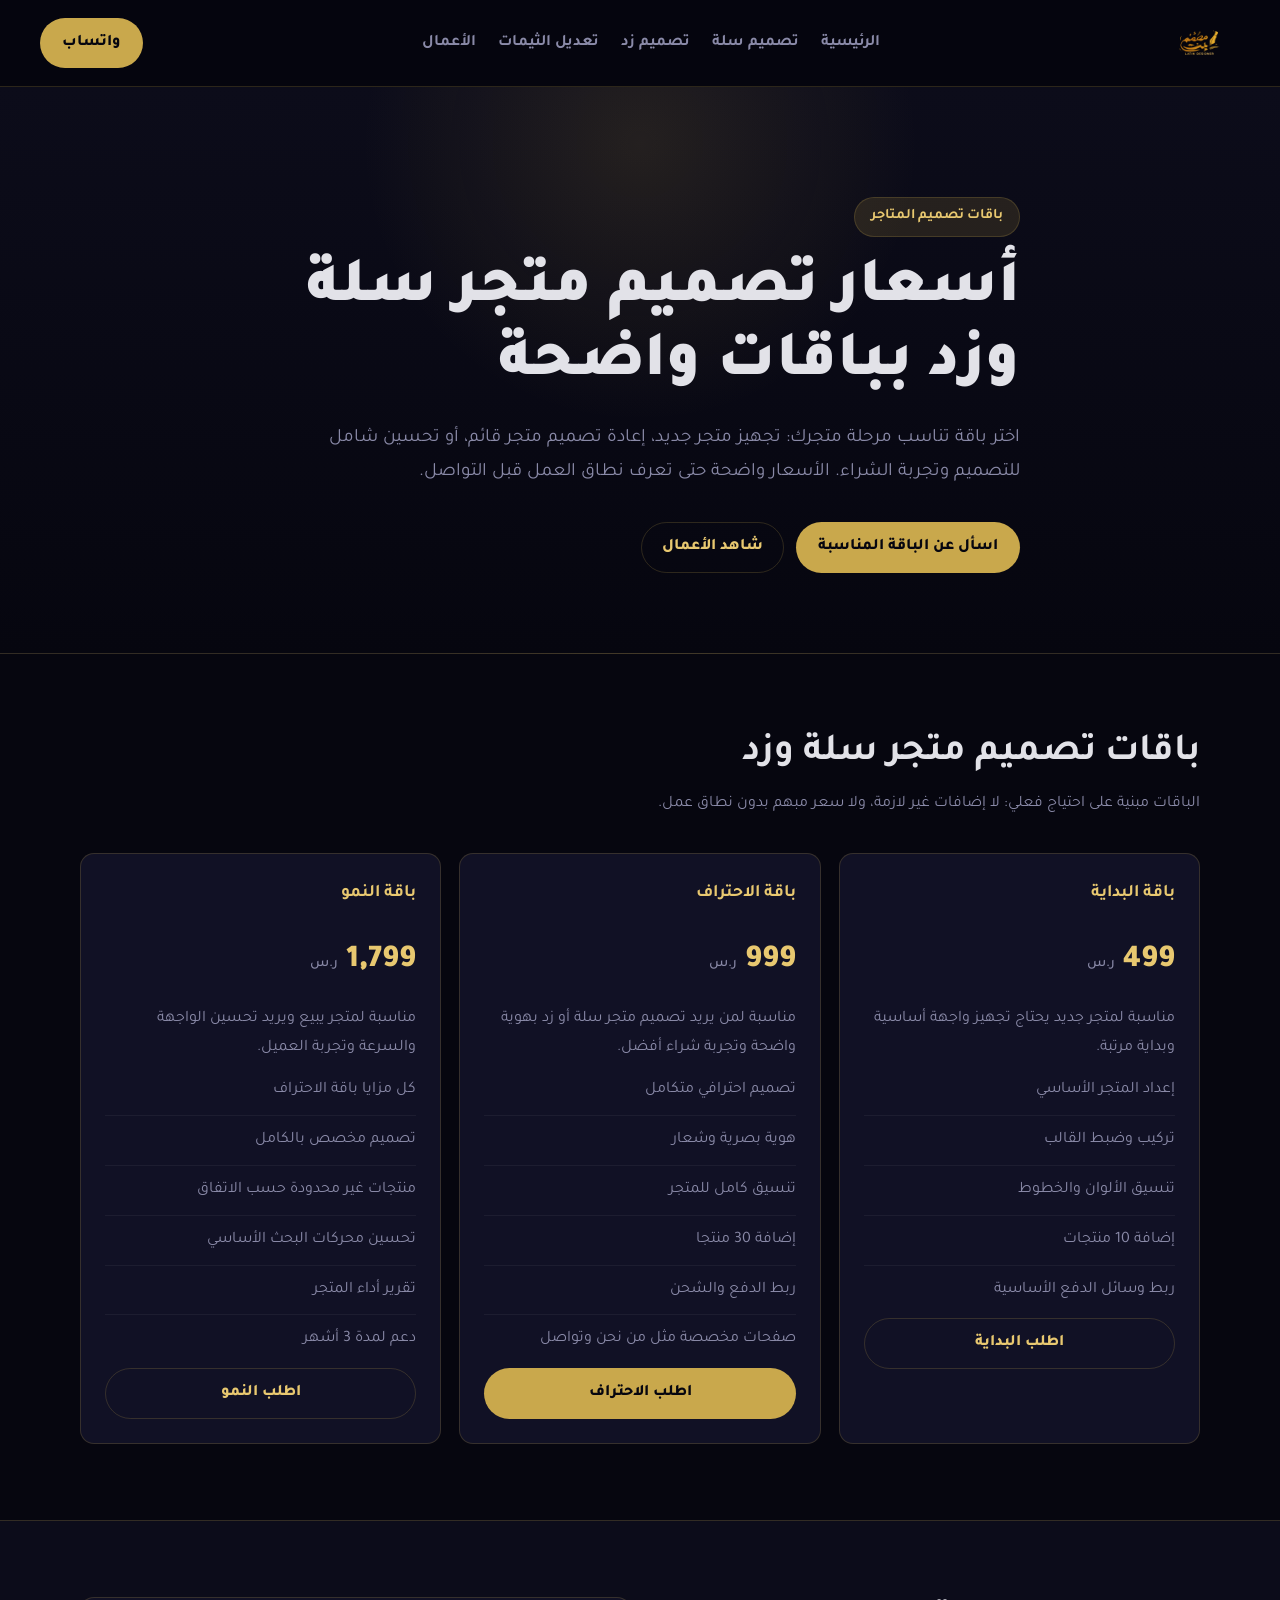
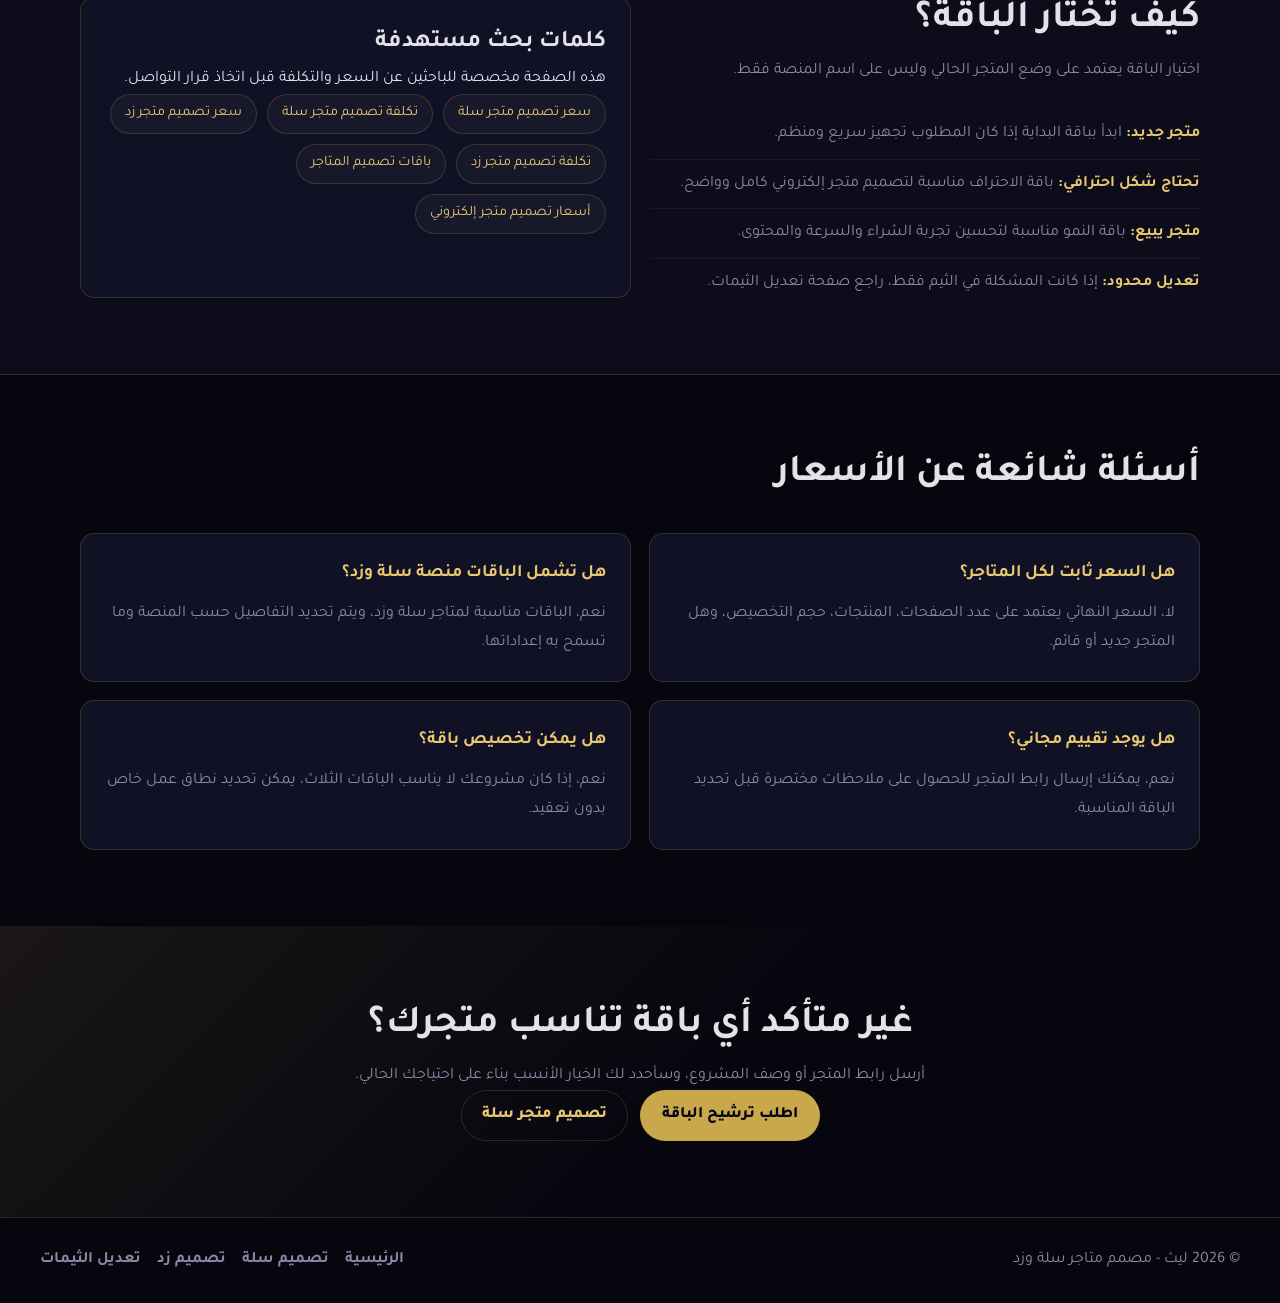
<file: prices/index.html>
<!DOCTYPE html>
<html lang="ar-SA" dir="rtl">
<head>
  <meta charset="UTF-8">
  <meta name="google-site-verification" content="9mRSRUEtPfoaY4QT5RswH6tAgAtnjIWAUFjFLMggj1o">
  <meta name="viewport" content="width=device-width, initial-scale=1.0">
  <meta name="description" content="أسعار تصميم متجر سلة وزد مع ليث: باقات تبدأ من 499 ر.س لتجهيز المتجر، التصميم الاحترافي، وتحسين تجربة الشراء والمتاجر القائمة.">
  <meta name="robots" content="index, follow, max-image-preview:large">
  <link rel="canonical" href="https://laith-designer.vercel.app/prices/">
  <title>أسعار تصميم متجر سلة وزد | باقات تصميم المتاجر - ليث</title>
  <meta property="og:locale" content="ar_SA">
  <meta property="og:type" content="website">
  <meta property="og:title" content="أسعار تصميم متجر سلة وزد | باقات تصميم المتاجر - ليث">
  <meta property="og:description" content="باقات واضحة لتصميم متاجر سلة وزد: بداية، احتراف، ونمو حسب مرحلة المتجر ونطاق العمل.">
  <meta property="og:url" content="https://laith-designer.vercel.app/prices/">
  <meta property="og:image" content="https://laith-designer.vercel.app/images/logo-main.webp">
  <meta name="twitter:card" content="summary_large_image">
  <link rel="preconnect" href="https://fonts.googleapis.com">
  <link href="https://fonts.googleapis.com/css2?family=Tajawal:wght@300;400;500;700;800;900&display=swap" rel="stylesheet">
  <link rel="stylesheet" href="../assets/seo-page.css">
  <script type="application/ld+json">
  {
    "@context": "https://schema.org",
    "@graph": [
      {
        "@type": "OfferCatalog",
        "@id": "https://laith-designer.vercel.app/prices/#offers",
        "name": "باقات تصميم متجر سلة وزد",
        "itemListElement": [
          {
            "@type": "Offer",
            "name": "باقة البداية",
            "price": "499",
            "priceCurrency": "SAR",
            "itemOffered": {
              "@type": "Service",
              "name": "تجهيز متجر إلكتروني أساسي"
            }
          },
          {
            "@type": "Offer",
            "name": "باقة الاحتراف",
            "price": "999",
            "priceCurrency": "SAR",
            "itemOffered": {
              "@type": "Service",
              "name": "تصميم متجر سلة وزد احترافي"
            }
          },
          {
            "@type": "Offer",
            "name": "باقة النمو",
            "price": "1799",
            "priceCurrency": "SAR",
            "itemOffered": {
              "@type": "Service",
              "name": "تصميم وتحسين متجر إلكتروني متقدم"
            }
          }
        ]
      },
      {
        "@type": "BreadcrumbList",
        "itemListElement": [
          {
            "@type": "ListItem",
            "position": 1,
            "name": "الرئيسية",
            "item": "https://laith-designer.vercel.app/"
          },
          {
            "@type": "ListItem",
            "position": 2,
            "name": "أسعار تصميم المتاجر",
            "item": "https://laith-designer.vercel.app/prices/"
          }
        ]
      },
      {
        "@type": "FAQPage",
        "mainEntity": [
          {
            "@type": "Question",
            "name": "كم سعر تصميم متجر سلة؟",
            "acceptedAnswer": {
              "@type": "Answer",
              "text": "تبدأ باقات تصميم متجر سلة من 499 ر.س، ويختلف السعر حسب نطاق التصميم وعدد الصفحات والمحتوى المطلوب."
            }
          },
          {
            "@type": "Question",
            "name": "كم تكلفة تصميم متجر زد؟",
            "acceptedAnswer": {
              "@type": "Answer",
              "text": "تبدأ تكلفة تصميم متجر زد من 499 ر.س للباقات الأساسية، وتزيد حسب التخصيص وتحسينات تجربة المستخدم المطلوبة."
            }
          }
        ]
      }
    ]
  }
  </script>
</head>
<body>
  <header class="site-nav">
    <a class="logo" href="../" aria-label="ليث مصمم متاجر سلة وزد">
      <img src="../images/logo-main.webp" alt="ليث مصمم متاجر سلة وزد">
    </a>
    <ul class="nav-links">
      <li><a href="../">الرئيسية</a></li>
      <li><a href="../tasmeem-matjar-salla/">تصميم سلة</a></li>
      <li><a href="../tasmeem-matjar-zid/">تصميم زد</a></li>
      <li><a href="../tadeel-themes-salla-zid/">تعديل الثيمات</a></li>
      <li><a href="../#portfolio">الأعمال</a></li>
    </ul>
    <a class="nav-cta" href="https://wa.me/966570588146" target="_blank" rel="noopener">واتساب</a>
  </header>

  <main>
    <section class="hero">
      <div class="container hero-inner">
        <div class="eyebrow">باقات تصميم المتاجر</div>
        <h1>أسعار تصميم متجر سلة وزد بباقات واضحة</h1>
        <p class="lead">
          اختر باقة تناسب مرحلة متجرك: تجهيز متجر جديد، إعادة تصميم متجر قائم، أو تحسين شامل للتصميم وتجربة الشراء. الأسعار واضحة حتى تعرف نطاق العمل قبل التواصل.
        </p>
        <div class="hero-actions">
          <a class="btn-primary" href="https://wa.me/966570588146" target="_blank" rel="noopener">اسأل عن الباقة المناسبة</a>
          <a class="btn-outline" href="../#portfolio">شاهد الأعمال</a>
        </div>
      </div>
    </section>

    <section>
      <div class="container">
        <div class="section-head">
          <h2>باقات تصميم متجر سلة وزد</h2>
          <p>الباقات مبنية على احتياج فعلي: لا إضافات غير لازمة، ولا سعر مبهم بدون نطاق عمل.</p>
        </div>
        <div class="price-grid">
          <article class="price-card">
            <h3>باقة البداية</h3>
            <div class="price">499 <small>ر.س</small></div>
            <p>مناسبة لمتجر جديد يحتاج تجهيز واجهة أساسية وبداية مرتبة.</p>
            <ul class="list">
              <li>إعداد المتجر الأساسي</li>
              <li>تركيب وضبط القالب</li>
              <li>تنسيق الألوان والخطوط</li>
              <li>إضافة 10 منتجات</li>
              <li>ربط وسائل الدفع الأساسية</li>
            </ul>
            <a class="btn-outline" href="https://wa.me/966570588146" target="_blank" rel="noopener">اطلب البداية</a>
          </article>

          <article class="price-card">
            <h3>باقة الاحتراف</h3>
            <div class="price">999 <small>ر.س</small></div>
            <p>مناسبة لمن يريد تصميم متجر سلة أو زد بهوية واضحة وتجربة شراء أفضل.</p>
            <ul class="list">
              <li>تصميم احترافي متكامل</li>
              <li>هوية بصرية وشعار</li>
              <li>تنسيق كامل للمتجر</li>
              <li>إضافة 30 منتجا</li>
              <li>ربط الدفع والشحن</li>
              <li>صفحات مخصصة مثل من نحن وتواصل</li>
            </ul>
            <a class="btn-primary" href="https://wa.me/966570588146" target="_blank" rel="noopener">اطلب الاحتراف</a>
          </article>

          <article class="price-card">
            <h3>باقة النمو</h3>
            <div class="price">1,799 <small>ر.س</small></div>
            <p>مناسبة لمتجر يبيع ويريد تحسين الواجهة والسرعة وتجربة العميل.</p>
            <ul class="list">
              <li>كل مزايا باقة الاحتراف</li>
              <li>تصميم مخصص بالكامل</li>
              <li>منتجات غير محدودة حسب الاتفاق</li>
              <li>تحسين محركات البحث الأساسي</li>
              <li>تقرير أداء المتجر</li>
              <li>دعم لمدة 3 أشهر</li>
            </ul>
            <a class="btn-outline" href="https://wa.me/966570588146" target="_blank" rel="noopener">اطلب النمو</a>
          </article>
        </div>
      </div>
    </section>

    <section class="band">
      <div class="container grid-2">
        <div>
          <div class="section-head">
            <h2>كيف تختار الباقة؟</h2>
            <p>اختيار الباقة يعتمد على وضع المتجر الحالي وليس على اسم المنصة فقط.</p>
          </div>
          <ul class="list">
            <li><strong>متجر جديد:</strong> ابدأ بباقة البداية إذا كان المطلوب تجهيز سريع ومنظم.</li>
            <li><strong>تحتاج شكل احترافي:</strong> باقة الاحتراف مناسبة لتصميم متجر إلكتروني كامل وواضح.</li>
            <li><strong>متجر يبيع:</strong> باقة النمو مناسبة لتحسين تجربة الشراء والسرعة والمحتوى.</li>
            <li><strong>تعديل محدود:</strong> إذا كانت المشكلة في الثيم فقط، راجع صفحة تعديل الثيمات.</li>
          </ul>
        </div>
        <div class="note">
          <h2>كلمات بحث مستهدفة</h2>
          <p>هذه الصفحة مخصصة للباحثين عن السعر والتكلفة قبل اتخاذ قرار التواصل.</p>
          <div class="keywords">
            <span>سعر تصميم متجر سلة</span>
            <span>تكلفة تصميم متجر سلة</span>
            <span>سعر تصميم متجر زد</span>
            <span>تكلفة تصميم متجر زد</span>
            <span>باقات تصميم المتاجر</span>
            <span>أسعار تصميم متجر إلكتروني</span>
          </div>
        </div>
      </div>
    </section>

    <section>
      <div class="container">
        <div class="section-head">
          <h2>أسئلة شائعة عن الأسعار</h2>
        </div>
        <div class="faq-grid">
          <article class="faq-item">
            <h3>هل السعر ثابت لكل المتاجر؟</h3>
            <p>لا، السعر النهائي يعتمد على عدد الصفحات، المنتجات، حجم التخصيص، وهل المتجر جديد أو قائم.</p>
          </article>
          <article class="faq-item">
            <h3>هل تشمل الباقات منصة سلة وزد؟</h3>
            <p>نعم، الباقات مناسبة لمتاجر سلة وزد، ويتم تحديد التفاصيل حسب المنصة وما تسمح به إعداداتها.</p>
          </article>
          <article class="faq-item">
            <h3>هل يوجد تقييم مجاني؟</h3>
            <p>نعم، يمكنك إرسال رابط المتجر للحصول على ملاحظات مختصرة قبل تحديد الباقة المناسبة.</p>
          </article>
          <article class="faq-item">
            <h3>هل يمكن تخصيص باقة؟</h3>
            <p>نعم، إذا كان مشروعك لا يناسب الباقات الثلاث، يمكن تحديد نطاق عمل خاص بدون تعقيد.</p>
          </article>
        </div>
      </div>
    </section>

    <section class="cta">
      <div class="container">
        <h2>غير متأكد أي باقة تناسب متجرك؟</h2>
        <p>أرسل رابط المتجر أو وصف المشروع، وسأحدد لك الخيار الأنسب بناء على احتياجك الحالي.</p>
        <div class="section-actions">
          <a class="btn-primary" href="https://wa.me/966570588146" target="_blank" rel="noopener">اطلب ترشيح الباقة</a>
          <a class="btn-outline" href="../tasmeem-matjar-salla/">تصميم متجر سلة</a>
        </div>
      </div>
    </section>
  </main>

  <footer>
    <div>© 2026 ليث - مصمم متاجر سلة وزد</div>
    <div class="footer-links">
      <a href="../">الرئيسية</a>
      <a href="../tasmeem-matjar-salla/">تصميم سلة</a>
      <a href="../tasmeem-matjar-zid/">تصميم زد</a>
      <a href="../tadeel-themes-salla-zid/">تعديل الثيمات</a>
    </div>
  </footer>
</body>
</html>
</file>
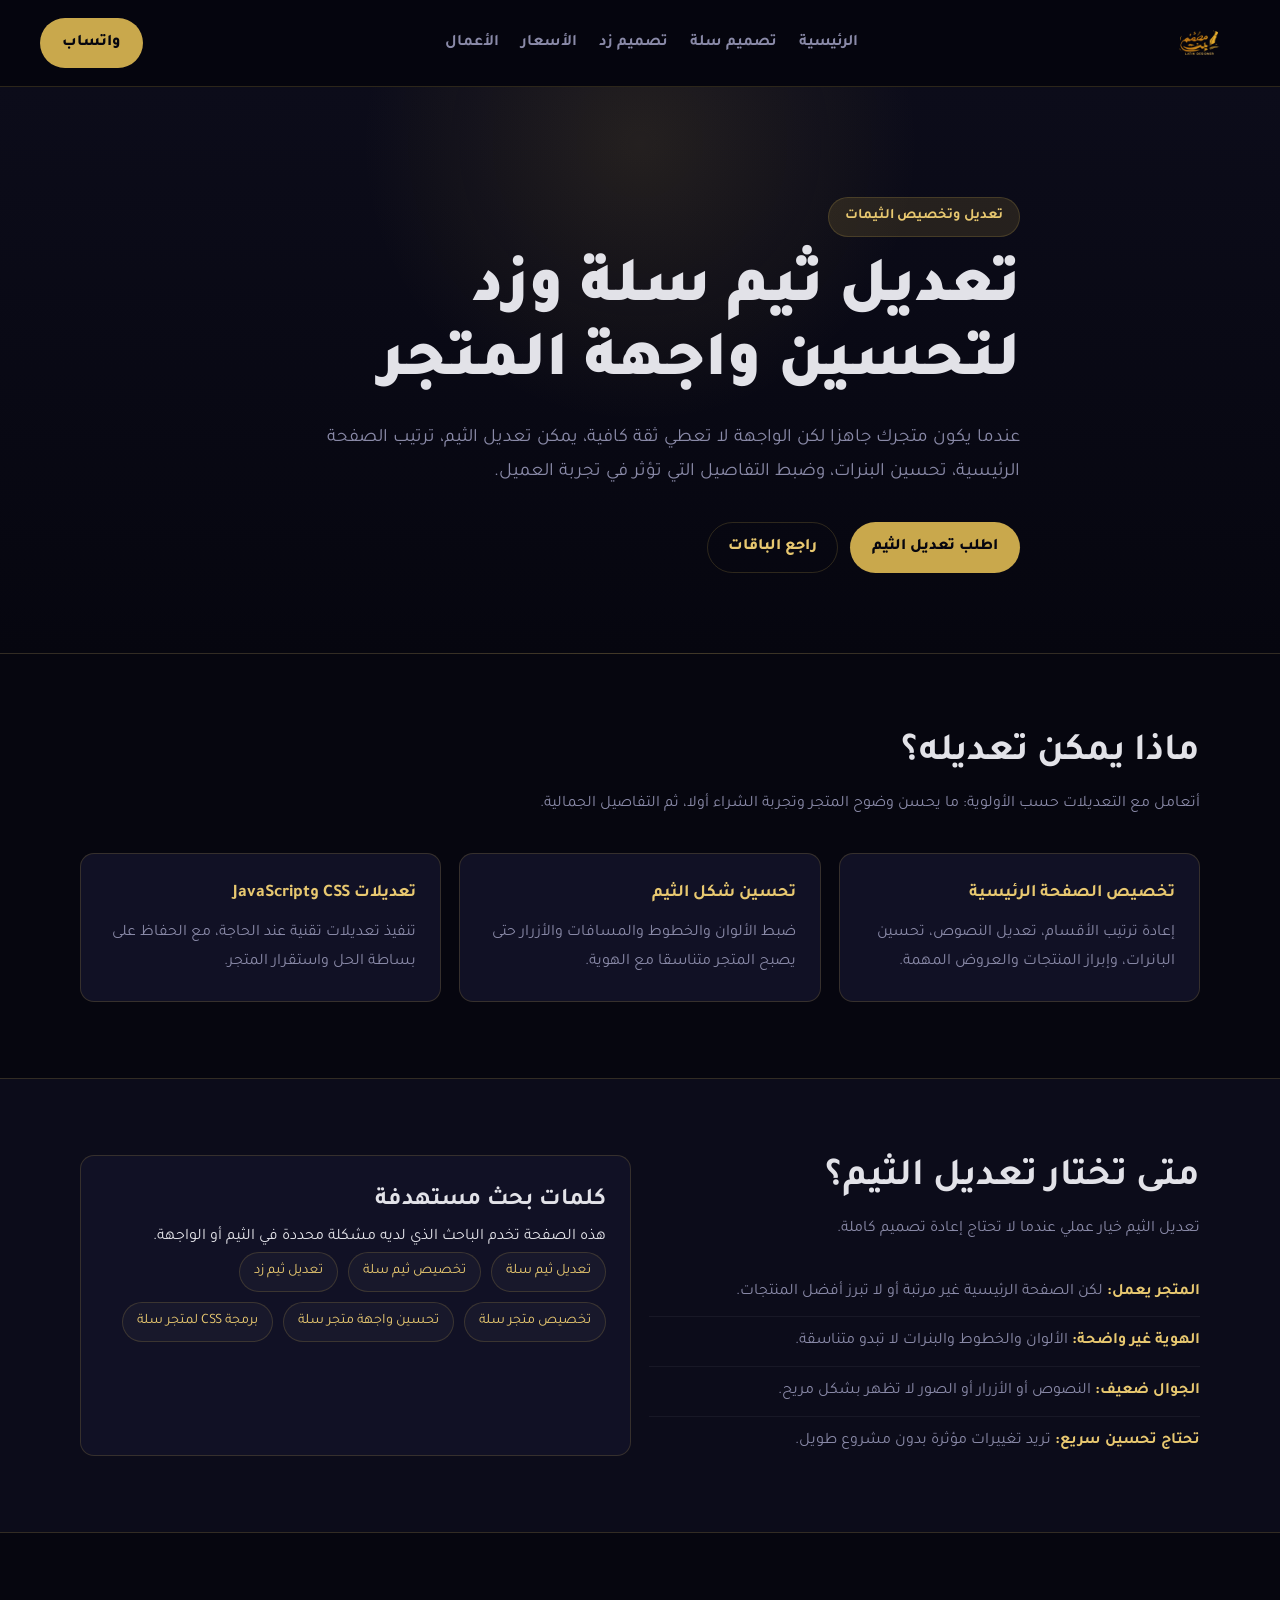
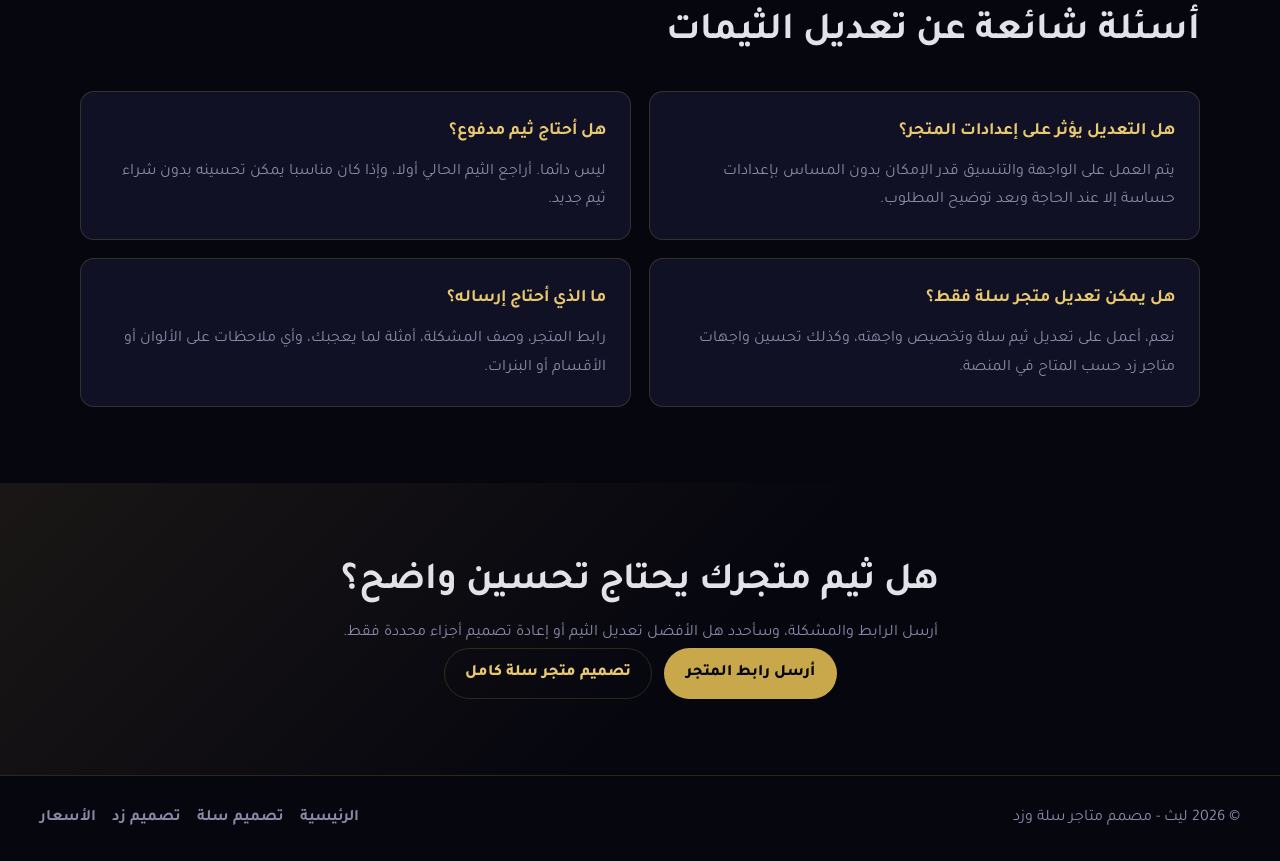
<file: tadeel-themes-salla-zid/index.html>
<!DOCTYPE html>
<html lang="ar-SA" dir="rtl">
<head>
  <meta charset="UTF-8">
  <meta name="google-site-verification" content="9mRSRUEtPfoaY4QT5RswH6tAgAtnjIWAUFjFLMggj1o">
  <meta name="viewport" content="width=device-width, initial-scale=1.0">
  <meta name="description" content="تعديل ثيم سلة وزد مع ليث: تخصيص واجهة المتجر، تحسين البنرات، ترتيب الصفحة الرئيسية، تعديلات CSS وJavaScript، وتحسين تجربة الجوال.">
  <meta name="robots" content="index, follow, max-image-preview:large">
  <link rel="canonical" href="https://laith-designer.vercel.app/tadeel-themes-salla-zid/">
  <title>تعديل ثيم سلة وزد | تخصيص واجهة المتجر - ليث</title>
  <meta property="og:locale" content="ar_SA">
  <meta property="og:type" content="website">
  <meta property="og:title" content="تعديل ثيم سلة وزد | تخصيص واجهة المتجر - ليث">
  <meta property="og:description" content="تخصيص ثيمات سلة وزد وتحسين واجهة المتجر بدون إعادة بناء كاملة عندما يكون المطلوب تعديل محدد وواضح.">
  <meta property="og:url" content="https://laith-designer.vercel.app/tadeel-themes-salla-zid/">
  <meta property="og:image" content="https://laith-designer.vercel.app/images/logo-main.webp">
  <meta name="twitter:card" content="summary_large_image">
  <link rel="preconnect" href="https://fonts.googleapis.com">
  <link href="https://fonts.googleapis.com/css2?family=Tajawal:wght@300;400;500;700;800;900&display=swap" rel="stylesheet">
  <link rel="stylesheet" href="../assets/seo-page.css">
  <script type="application/ld+json">
  {
    "@context": "https://schema.org",
    "@graph": [
      {
        "@type": "Service",
        "@id": "https://laith-designer.vercel.app/tadeel-themes-salla-zid/#service",
        "name": "تعديل ثيم سلة وزد",
        "serviceType": "تخصيص وتعديل ثيمات المتاجر الإلكترونية",
        "description": "خدمة تعديل ثيم سلة وزد تشمل تخصيص الواجهة، تحسين البنرات، ترتيب الصفحة الرئيسية، وتعديلات CSS وJavaScript عند الحاجة.",
        "provider": {
          "@type": "ProfessionalService",
          "name": "ليث - مصمم متاجر سلة وزد",
          "url": "https://laith-designer.vercel.app/"
        },
        "areaServed": {
          "@type": "Country",
          "name": "Saudi Arabia"
        }
      },
      {
        "@type": "BreadcrumbList",
        "itemListElement": [
          {
            "@type": "ListItem",
            "position": 1,
            "name": "الرئيسية",
            "item": "https://laith-designer.vercel.app/"
          },
          {
            "@type": "ListItem",
            "position": 2,
            "name": "تعديل ثيم سلة وزد",
            "item": "https://laith-designer.vercel.app/tadeel-themes-salla-zid/"
          }
        ]
      },
      {
        "@type": "FAQPage",
        "mainEntity": [
          {
            "@type": "Question",
            "name": "هل تعديل الثيم أفضل من تصميم متجر كامل؟",
            "acceptedAnswer": {
              "@type": "Answer",
              "text": "إذا كان المتجر قائم والمنتجات والإعدادات جاهزة، فقد يكون تعديل الثيم كافيا لتحسين الشكل وتجربة الشراء بدون تكلفة تصميم كامل."
            }
          },
          {
            "@type": "Question",
            "name": "هل تشمل الخدمة تعديلات CSS وJavaScript؟",
            "acceptedAnswer": {
              "@type": "Answer",
              "text": "نعم، يمكن تنفيذ تعديلات CSS وJavaScript البسيطة والمتوسطة عندما تكون ضرورية لتحسين الواجهة أو سلوك عناصر المتجر."
            }
          }
        ]
      }
    ]
  }
  </script>
</head>
<body>
  <header class="site-nav">
    <a class="logo" href="../" aria-label="ليث مصمم متاجر سلة وزد">
      <img src="../images/logo-main.webp" alt="ليث مصمم متاجر سلة وزد">
    </a>
    <ul class="nav-links">
      <li><a href="../">الرئيسية</a></li>
      <li><a href="../tasmeem-matjar-salla/">تصميم سلة</a></li>
      <li><a href="../tasmeem-matjar-zid/">تصميم زد</a></li>
      <li><a href="../prices/">الأسعار</a></li>
      <li><a href="../#portfolio">الأعمال</a></li>
    </ul>
    <a class="nav-cta" href="https://wa.me/966570588146" target="_blank" rel="noopener">واتساب</a>
  </header>

  <main>
    <section class="hero">
      <div class="container hero-inner">
        <div class="eyebrow">تعديل وتخصيص الثيمات</div>
        <h1>تعديل ثيم سلة وزد لتحسين واجهة المتجر</h1>
        <p class="lead">
          عندما يكون متجرك جاهزا لكن الواجهة لا تعطي ثقة كافية، يمكن تعديل الثيم، ترتيب الصفحة الرئيسية، تحسين البنرات، وضبط التفاصيل التي تؤثر في تجربة العميل.
        </p>
        <div class="hero-actions">
          <a class="btn-primary" href="https://wa.me/966570588146" target="_blank" rel="noopener">اطلب تعديل الثيم</a>
          <a class="btn-outline" href="../prices/">راجع الباقات</a>
        </div>
      </div>
    </section>

    <section>
      <div class="container">
        <div class="section-head">
          <h2>ماذا يمكن تعديله؟</h2>
          <p>أتعامل مع التعديلات حسب الأولوية: ما يحسن وضوح المتجر وتجربة الشراء أولا، ثم التفاصيل الجمالية.</p>
        </div>
        <div class="grid-3">
          <article class="card">
            <h3>تخصيص الصفحة الرئيسية</h3>
            <p>إعادة ترتيب الأقسام، تعديل النصوص، تحسين البانرات، وإبراز المنتجات والعروض المهمة.</p>
          </article>
          <article class="card">
            <h3>تحسين شكل الثيم</h3>
            <p>ضبط الألوان والخطوط والمسافات والأزرار حتى يصبح المتجر متناسقا مع الهوية.</p>
          </article>
          <article class="card">
            <h3>تعديلات CSS وJavaScript</h3>
            <p>تنفيذ تعديلات تقنية عند الحاجة، مع الحفاظ على بساطة الحل واستقرار المتجر.</p>
          </article>
        </div>
      </div>
    </section>

    <section class="band">
      <div class="container grid-2">
        <div>
          <div class="section-head">
            <h2>متى تختار تعديل الثيم؟</h2>
            <p>تعديل الثيم خيار عملي عندما لا تحتاج إعادة تصميم كاملة.</p>
          </div>
          <ul class="list">
            <li><strong>المتجر يعمل:</strong> لكن الصفحة الرئيسية غير مرتبة أو لا تبرز أفضل المنتجات.</li>
            <li><strong>الهوية غير واضحة:</strong> الألوان والخطوط والبنرات لا تبدو متناسقة.</li>
            <li><strong>الجوال ضعيف:</strong> النصوص أو الأزرار أو الصور لا تظهر بشكل مريح.</li>
            <li><strong>تحتاج تحسين سريع:</strong> تريد تغييرات مؤثرة بدون مشروع طويل.</li>
          </ul>
        </div>
        <div class="note">
          <h2>كلمات بحث مستهدفة</h2>
          <p>هذه الصفحة تخدم الباحث الذي لديه مشكلة محددة في الثيم أو الواجهة.</p>
          <div class="keywords">
            <span>تعديل ثيم سلة</span>
            <span>تخصيص ثيم سلة</span>
            <span>تعديل ثيم زد</span>
            <span>تخصيص متجر سلة</span>
            <span>تحسين واجهة متجر سلة</span>
            <span>برمجة CSS لمتجر سلة</span>
          </div>
        </div>
      </div>
    </section>

    <section>
      <div class="container">
        <div class="section-head">
          <h2>أسئلة شائعة عن تعديل الثيمات</h2>
        </div>
        <div class="faq-grid">
          <article class="faq-item">
            <h3>هل التعديل يؤثر على إعدادات المتجر؟</h3>
            <p>يتم العمل على الواجهة والتنسيق قدر الإمكان بدون المساس بإعدادات حساسة إلا عند الحاجة وبعد توضيح المطلوب.</p>
          </article>
          <article class="faq-item">
            <h3>هل أحتاج ثيم مدفوع؟</h3>
            <p>ليس دائما. أراجع الثيم الحالي أولا، وإذا كان مناسبا يمكن تحسينه بدون شراء ثيم جديد.</p>
          </article>
          <article class="faq-item">
            <h3>هل يمكن تعديل متجر سلة فقط؟</h3>
            <p>نعم، أعمل على تعديل ثيم سلة وتخصيص واجهته، وكذلك تحسين واجهات متاجر زد حسب المتاح في المنصة.</p>
          </article>
          <article class="faq-item">
            <h3>ما الذي أحتاج إرساله؟</h3>
            <p>رابط المتجر، وصف المشكلة، أمثلة لما يعجبك، وأي ملاحظات على الألوان أو الأقسام أو البنرات.</p>
          </article>
        </div>
      </div>
    </section>

    <section class="cta">
      <div class="container">
        <h2>هل ثيم متجرك يحتاج تحسين واضح؟</h2>
        <p>أرسل الرابط والمشكلة، وسأحدد هل الأفضل تعديل الثيم أو إعادة تصميم أجزاء محددة فقط.</p>
        <div class="section-actions">
          <a class="btn-primary" href="https://wa.me/966570588146" target="_blank" rel="noopener">أرسل رابط المتجر</a>
          <a class="btn-outline" href="../tasmeem-matjar-salla/">تصميم متجر سلة كامل</a>
        </div>
      </div>
    </section>
  </main>

  <footer>
    <div>© 2026 ليث - مصمم متاجر سلة وزد</div>
    <div class="footer-links">
      <a href="../">الرئيسية</a>
      <a href="../tasmeem-matjar-salla/">تصميم سلة</a>
      <a href="../tasmeem-matjar-zid/">تصميم زد</a>
      <a href="../prices/">الأسعار</a>
    </div>
  </footer>
</body>
</html>
</file>
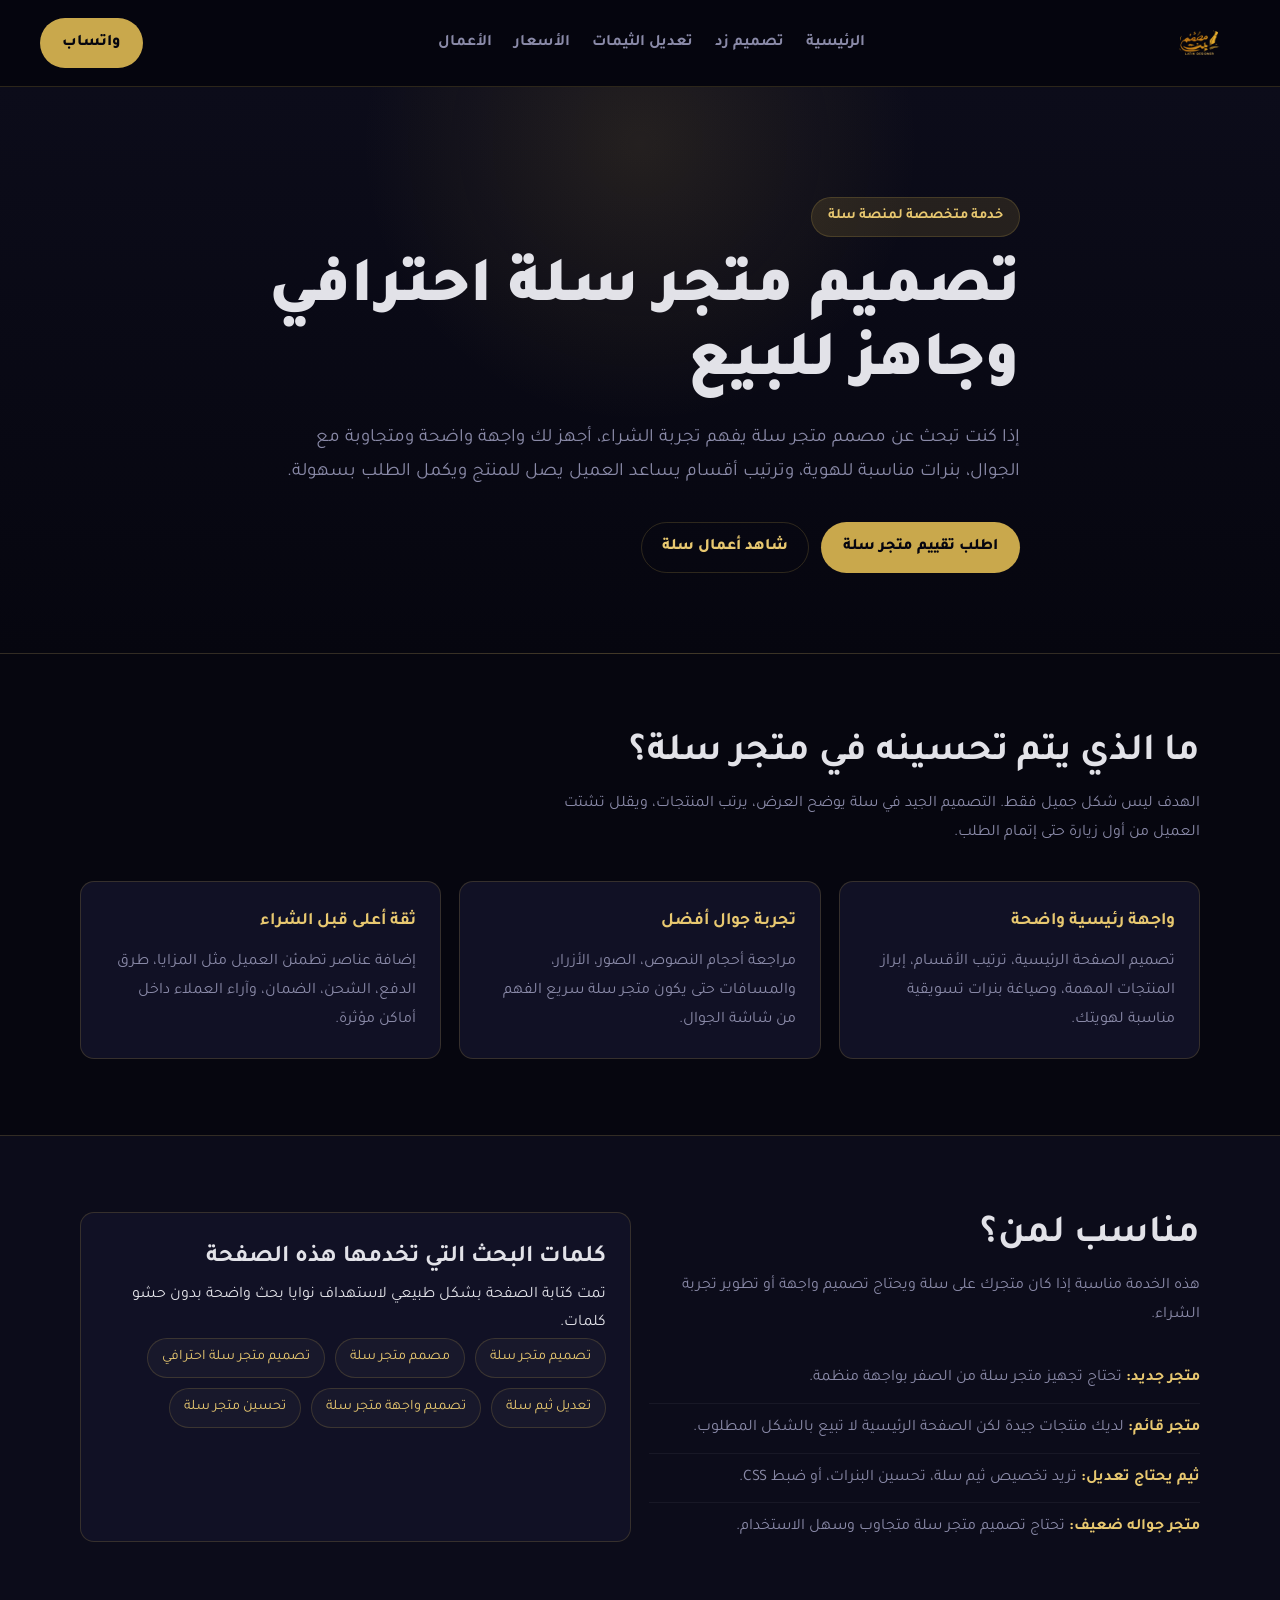
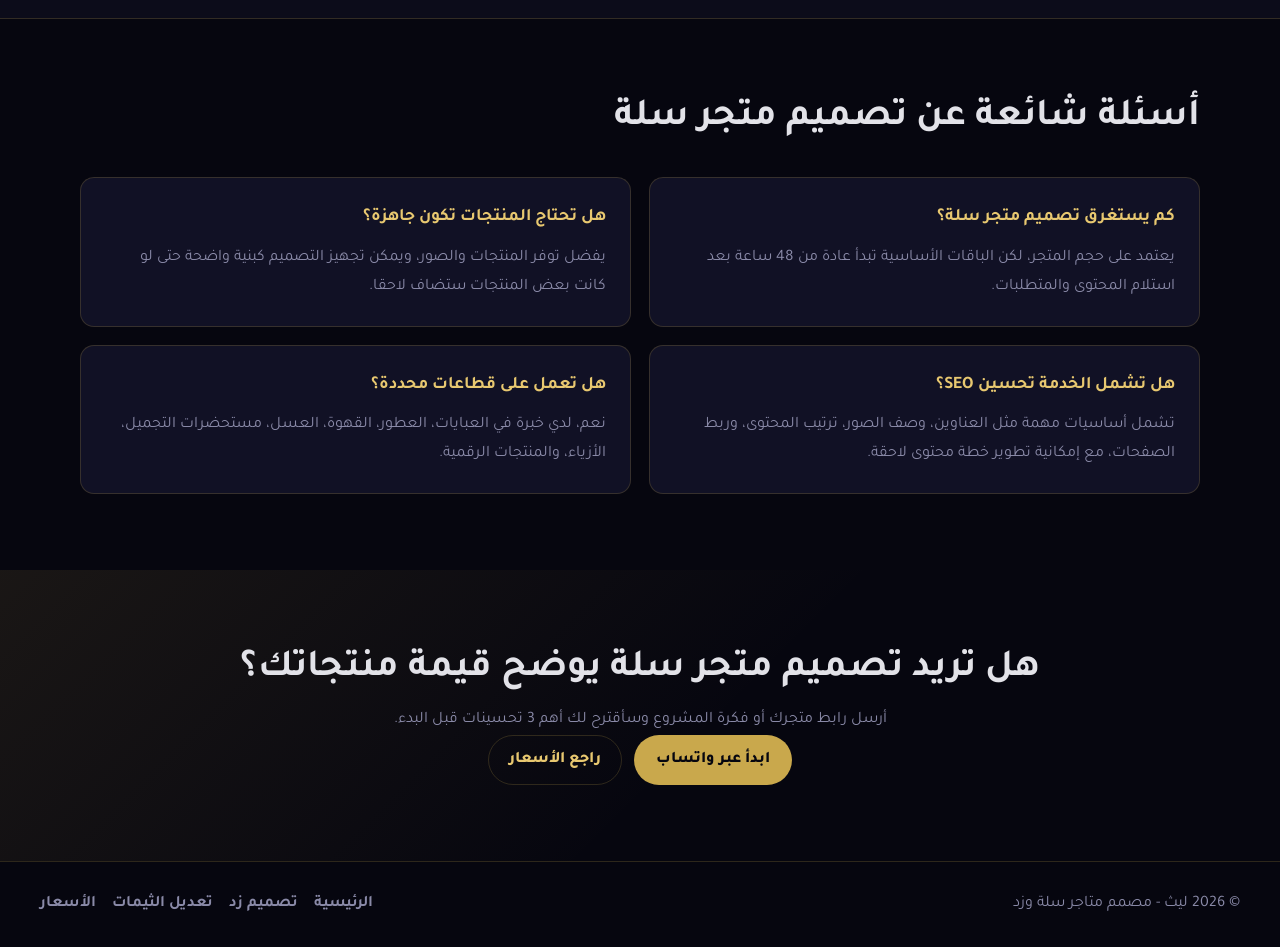
<file: tasmeem-matjar-salla/index.html>
<!DOCTYPE html>
<html lang="ar-SA" dir="rtl">
<head>
  <meta charset="UTF-8">
  <meta name="google-site-verification" content="9mRSRUEtPfoaY4QT5RswH6tAgAtnjIWAUFjFLMggj1o">
  <meta name="viewport" content="width=device-width, initial-scale=1.0">
  <meta name="description" content="تصميم متجر سلة احترافي مع ليث: واجهة متجاوبة، بنرات، ترتيب أقسام، تعديل ثيم سلة، وتجربة شراء واضحة للمتاجر في السعودية.">
  <meta name="robots" content="index, follow, max-image-preview:large">
  <link rel="canonical" href="https://laith-designer.vercel.app/tasmeem-matjar-salla/">
  <title>تصميم متجر سلة احترافي | مصمم متاجر سلة - ليث</title>
  <meta property="og:locale" content="ar_SA">
  <meta property="og:type" content="website">
  <meta property="og:title" content="تصميم متجر سلة احترافي | مصمم متاجر سلة - ليث">
  <meta property="og:description" content="خدمة تصميم متجر سلة تشمل الصفحة الرئيسية، البنرات، ترتيب الأقسام، وتجربة شراء متوافقة مع الجوال.">
  <meta property="og:url" content="https://laith-designer.vercel.app/tasmeem-matjar-salla/">
  <meta property="og:image" content="https://laith-designer.vercel.app/images/logo-main.webp">
  <meta name="twitter:card" content="summary_large_image">
  <link rel="preconnect" href="https://fonts.googleapis.com">
  <link href="https://fonts.googleapis.com/css2?family=Tajawal:wght@300;400;500;700;800;900&display=swap" rel="stylesheet">
  <link rel="stylesheet" href="../assets/seo-page.css">
  <script type="application/ld+json">
  {
    "@context": "https://schema.org",
    "@graph": [
      {
        "@type": "Service",
        "@id": "https://laith-designer.vercel.app/tasmeem-matjar-salla/#service",
        "name": "تصميم متجر سلة",
        "serviceType": "تصميم وتطوير متجر سلة",
        "description": "تصميم متجر سلة احترافي يشمل الواجهة، البنرات، ترتيب الأقسام، تحسين تجربة الشراء، والتوافق مع الجوال.",
        "provider": {
          "@type": "ProfessionalService",
          "name": "ليث - مصمم متاجر سلة وزد",
          "url": "https://laith-designer.vercel.app/"
        },
        "areaServed": {
          "@type": "Country",
          "name": "Saudi Arabia"
        }
      },
      {
        "@type": "BreadcrumbList",
        "itemListElement": [
          {
            "@type": "ListItem",
            "position": 1,
            "name": "الرئيسية",
            "item": "https://laith-designer.vercel.app/"
          },
          {
            "@type": "ListItem",
            "position": 2,
            "name": "تصميم متجر سلة",
            "item": "https://laith-designer.vercel.app/tasmeem-matjar-salla/"
          }
        ]
      },
      {
        "@type": "FAQPage",
        "mainEntity": [
          {
            "@type": "Question",
            "name": "ماذا تشمل خدمة تصميم متجر سلة؟",
            "acceptedAnswer": {
              "@type": "Answer",
              "text": "تشمل تصميم الصفحة الرئيسية، البنرات، ترتيب الأقسام، ضبط الألوان والخطوط، تحسين تجربة الشراء، ومراجعة ظهور المتجر على الجوال."
            }
          },
          {
            "@type": "Question",
            "name": "هل يمكن تعديل ثيم سلة قائم؟",
            "acceptedAnswer": {
              "@type": "Answer",
              "text": "نعم، يمكن تحسين ثيم سلة قائم وتعديل الواجهة أو الأكواد البسيطة حسب الحاجة بدون إعادة بناء المتجر بالكامل."
            }
          }
        ]
      }
    ]
  }
  </script>
</head>
<body>
  <header class="site-nav">
    <a class="logo" href="../" aria-label="ليث مصمم متاجر سلة وزد">
      <img src="../images/logo-main.webp" alt="ليث مصمم متاجر سلة وزد">
    </a>
    <ul class="nav-links">
      <li><a href="../">الرئيسية</a></li>
      <li><a href="../tasmeem-matjar-zid/">تصميم زد</a></li>
      <li><a href="../tadeel-themes-salla-zid/">تعديل الثيمات</a></li>
      <li><a href="../prices/">الأسعار</a></li>
      <li><a href="../#portfolio">الأعمال</a></li>
    </ul>
    <a class="nav-cta" href="https://wa.me/966570588146" target="_blank" rel="noopener">واتساب</a>
  </header>

  <main>
    <section class="hero">
      <div class="container hero-inner">
        <div class="eyebrow">خدمة متخصصة لمنصة سلة</div>
        <h1>تصميم متجر سلة احترافي وجاهز للبيع</h1>
        <p class="lead">
          إذا كنت تبحث عن مصمم متجر سلة يفهم تجربة الشراء، أجهز لك واجهة واضحة ومتجاوبة مع الجوال، بنرات مناسبة للهوية، وترتيب أقسام يساعد العميل يصل للمنتج ويكمل الطلب بسهولة.
        </p>
        <div class="hero-actions">
          <a class="btn-primary" href="https://wa.me/966570588146" target="_blank" rel="noopener">اطلب تقييم متجر سلة</a>
          <a class="btn-outline" href="../#portfolio">شاهد أعمال سلة</a>
        </div>
      </div>
    </section>

    <section>
      <div class="container">
        <div class="section-head">
          <h2>ما الذي يتم تحسينه في متجر سلة؟</h2>
          <p>الهدف ليس شكل جميل فقط. التصميم الجيد في سلة يوضح العرض، يرتب المنتجات، ويقلل تشتت العميل من أول زيارة حتى إتمام الطلب.</p>
        </div>
        <div class="grid-3">
          <article class="card">
            <h3>واجهة رئيسية واضحة</h3>
            <p>تصميم الصفحة الرئيسية، ترتيب الأقسام، إبراز المنتجات المهمة، وصياغة بنرات تسويقية مناسبة لهويتك.</p>
          </article>
          <article class="card">
            <h3>تجربة جوال أفضل</h3>
            <p>مراجعة أحجام النصوص، الصور، الأزرار، والمسافات حتى يكون متجر سلة سريع الفهم من شاشة الجوال.</p>
          </article>
          <article class="card">
            <h3>ثقة أعلى قبل الشراء</h3>
            <p>إضافة عناصر تطمئن العميل مثل المزايا، طرق الدفع، الشحن، الضمان، وآراء العملاء داخل أماكن مؤثرة.</p>
          </article>
        </div>
      </div>
    </section>

    <section class="band">
      <div class="container grid-2">
        <div>
          <div class="section-head">
            <h2>مناسب لمن؟</h2>
            <p>هذه الخدمة مناسبة إذا كان متجرك على سلة ويحتاج تصميم واجهة أو تطوير تجربة الشراء.</p>
          </div>
          <ul class="list">
            <li><strong>متجر جديد:</strong> تحتاج تجهيز متجر سلة من الصفر بواجهة منظمة.</li>
            <li><strong>متجر قائم:</strong> لديك منتجات جيدة لكن الصفحة الرئيسية لا تبيع بالشكل المطلوب.</li>
            <li><strong>ثيم يحتاج تعديل:</strong> تريد تخصيص ثيم سلة، تحسين البنرات، أو ضبط CSS.</li>
            <li><strong>متجر جواله ضعيف:</strong> تحتاج تصميم متجر سلة متجاوب وسهل الاستخدام.</li>
          </ul>
        </div>
        <div class="note">
          <h2>كلمات البحث التي تخدمها هذه الصفحة</h2>
          <p>تمت كتابة الصفحة بشكل طبيعي لاستهداف نوايا بحث واضحة بدون حشو كلمات.</p>
          <div class="keywords">
            <span>تصميم متجر سلة</span>
            <span>مصمم متجر سلة</span>
            <span>تصميم متجر سلة احترافي</span>
            <span>تعديل ثيم سلة</span>
            <span>تصميم واجهة متجر سلة</span>
            <span>تحسين متجر سلة</span>
          </div>
        </div>
      </div>
    </section>

    <section>
      <div class="container">
        <div class="section-head">
          <h2>أسئلة شائعة عن تصميم متجر سلة</h2>
        </div>
        <div class="faq-grid">
          <article class="faq-item">
            <h3>كم يستغرق تصميم متجر سلة؟</h3>
            <p>يعتمد على حجم المتجر، لكن الباقات الأساسية تبدأ عادة من 48 ساعة بعد استلام المحتوى والمتطلبات.</p>
          </article>
          <article class="faq-item">
            <h3>هل تحتاج المنتجات تكون جاهزة؟</h3>
            <p>يفضل توفر المنتجات والصور، ويمكن تجهيز التصميم كبنية واضحة حتى لو كانت بعض المنتجات ستضاف لاحقا.</p>
          </article>
          <article class="faq-item">
            <h3>هل تشمل الخدمة تحسين SEO؟</h3>
            <p>تشمل أساسيات مهمة مثل العناوين، وصف الصور، ترتيب المحتوى، وربط الصفحات، مع إمكانية تطوير خطة محتوى لاحقة.</p>
          </article>
          <article class="faq-item">
            <h3>هل تعمل على قطاعات محددة؟</h3>
            <p>نعم، لدي خبرة في العبايات، العطور، القهوة، العسل، مستحضرات التجميل، الأزياء، والمنتجات الرقمية.</p>
          </article>
        </div>
      </div>
    </section>

    <section class="cta">
      <div class="container">
        <h2>هل تريد تصميم متجر سلة يوضح قيمة منتجاتك؟</h2>
        <p>أرسل رابط متجرك أو فكرة المشروع وسأقترح لك أهم 3 تحسينات قبل البدء.</p>
        <div class="section-actions">
          <a class="btn-primary" href="https://wa.me/966570588146" target="_blank" rel="noopener">ابدأ عبر واتساب</a>
          <a class="btn-outline" href="../prices/">راجع الأسعار</a>
        </div>
      </div>
    </section>
  </main>

  <footer>
    <div>© 2026 ليث - مصمم متاجر سلة وزد</div>
    <div class="footer-links">
      <a href="../">الرئيسية</a>
      <a href="../tasmeem-matjar-zid/">تصميم زد</a>
      <a href="../tadeel-themes-salla-zid/">تعديل الثيمات</a>
      <a href="../prices/">الأسعار</a>
    </div>
  </footer>
</body>
</html>
</file>
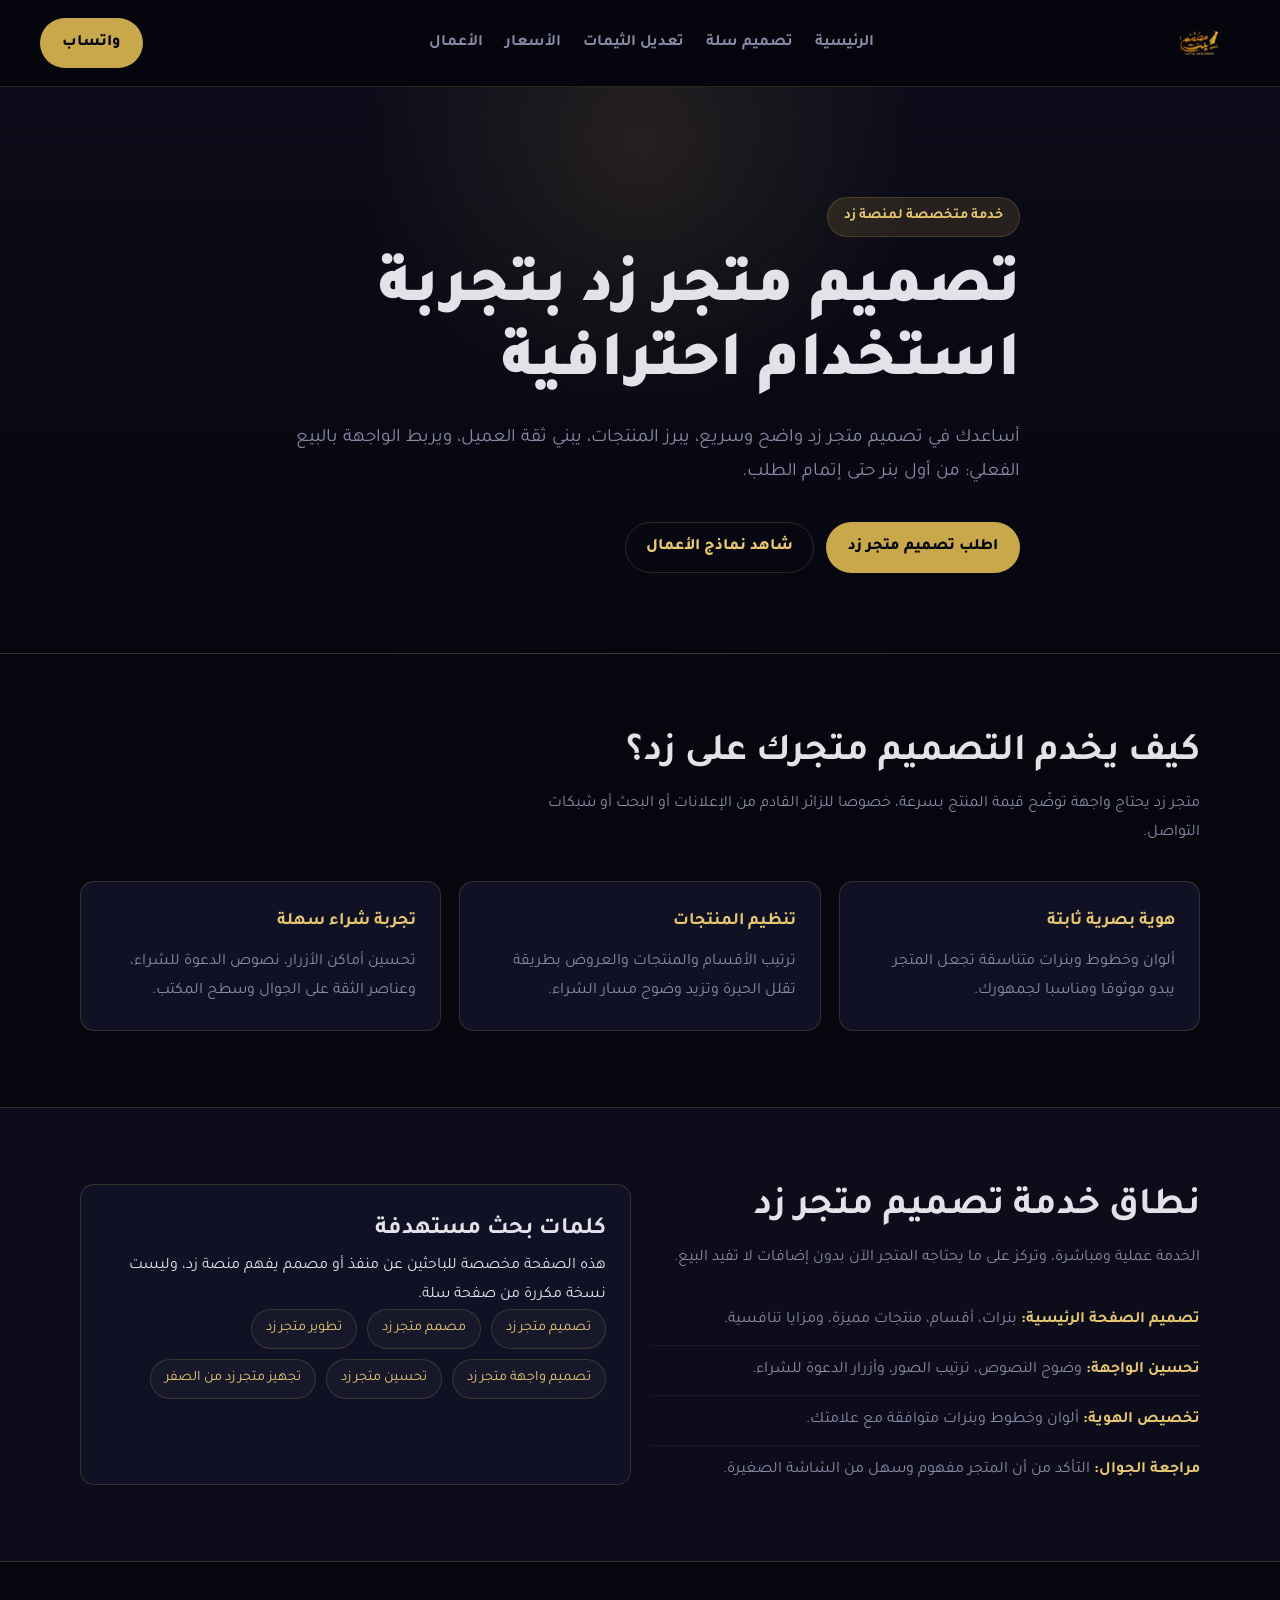
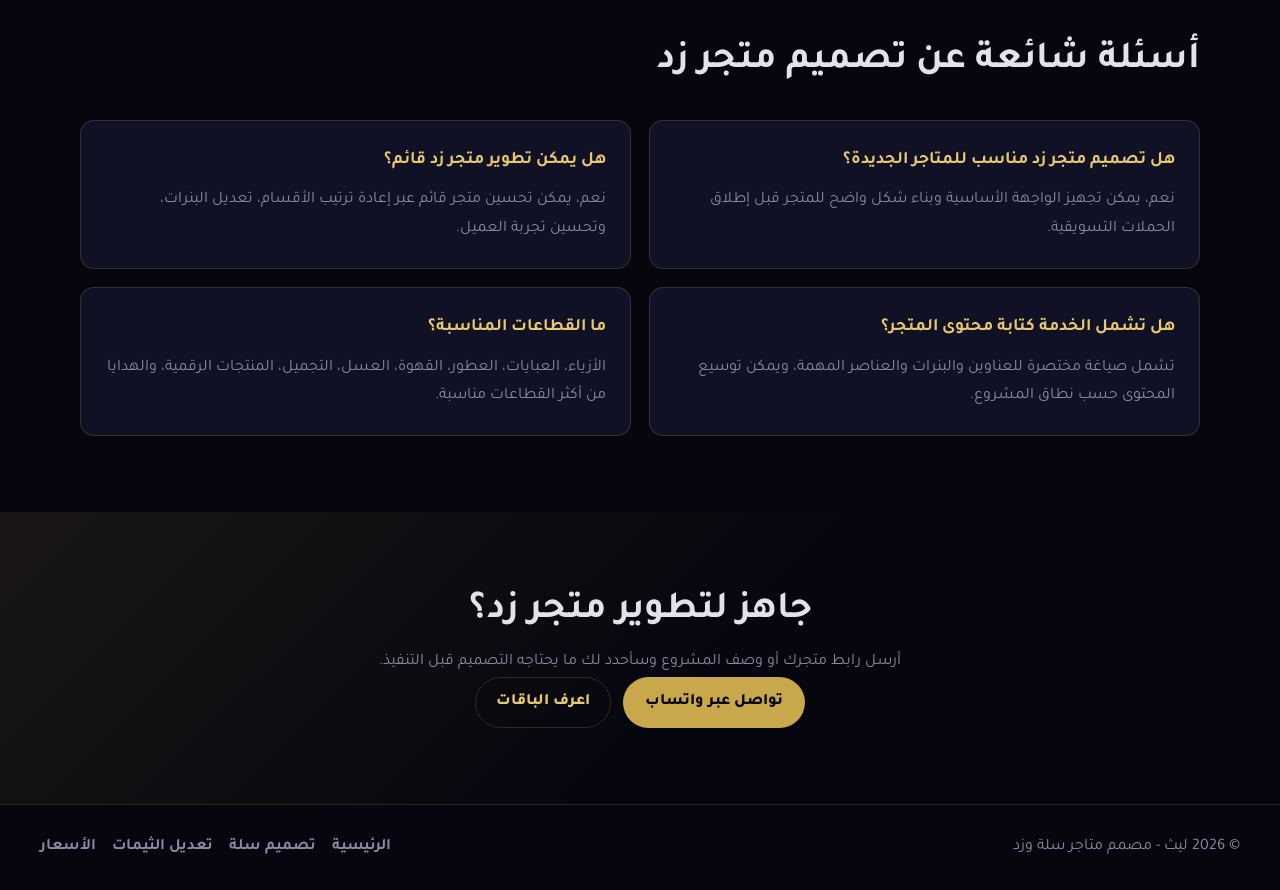
<file: tasmeem-matjar-zid/index.html>
<!DOCTYPE html>
<html lang="ar-SA" dir="rtl">
<head>
  <meta charset="UTF-8">
  <meta name="google-site-verification" content="9mRSRUEtPfoaY4QT5RswH6tAgAtnjIWAUFjFLMggj1o">
  <meta name="viewport" content="width=device-width, initial-scale=1.0">
  <meta name="description" content="تصميم متجر زد احترافي مع ليث: واجهة واضحة، تحسين تجربة المستخدم، ترتيب المنتجات، بنرات وهوية بصرية للمتاجر الإلكترونية في السعودية.">
  <meta name="robots" content="index, follow, max-image-preview:large">
  <link rel="canonical" href="https://laith-designer.vercel.app/tasmeem-matjar-zid/">
  <title>تصميم متجر زد احترافي | مصمم متاجر زد - ليث</title>
  <meta property="og:locale" content="ar_SA">
  <meta property="og:type" content="website">
  <meta property="og:title" content="تصميم متجر زد احترافي | مصمم متاجر زد - ليث">
  <meta property="og:description" content="خدمة تصميم متجر زد للمتاجر الجديدة والقائمة مع واجهة واضحة وتجربة شراء مناسبة للجوال.">
  <meta property="og:url" content="https://laith-designer.vercel.app/tasmeem-matjar-zid/">
  <meta property="og:image" content="https://laith-designer.vercel.app/images/logo-main.webp">
  <meta name="twitter:card" content="summary_large_image">
  <link rel="preconnect" href="https://fonts.googleapis.com">
  <link href="https://fonts.googleapis.com/css2?family=Tajawal:wght@300;400;500;700;800;900&display=swap" rel="stylesheet">
  <link rel="stylesheet" href="../assets/seo-page.css">
  <script type="application/ld+json">
  {
    "@context": "https://schema.org",
    "@graph": [
      {
        "@type": "Service",
        "@id": "https://laith-designer.vercel.app/tasmeem-matjar-zid/#service",
        "name": "تصميم متجر زد",
        "serviceType": "تصميم وتطوير متجر زد",
        "description": "تصميم متجر زد احترافي يشمل الواجهة، الهوية البصرية، تنظيم المنتجات، وتحسين تجربة الشراء من الجوال.",
        "provider": {
          "@type": "ProfessionalService",
          "name": "ليث - مصمم متاجر سلة وزد",
          "url": "https://laith-designer.vercel.app/"
        },
        "areaServed": {
          "@type": "Country",
          "name": "Saudi Arabia"
        }
      },
      {
        "@type": "BreadcrumbList",
        "itemListElement": [
          {
            "@type": "ListItem",
            "position": 1,
            "name": "الرئيسية",
            "item": "https://laith-designer.vercel.app/"
          },
          {
            "@type": "ListItem",
            "position": 2,
            "name": "تصميم متجر زد",
            "item": "https://laith-designer.vercel.app/tasmeem-matjar-zid/"
          }
        ]
      },
      {
        "@type": "FAQPage",
        "mainEntity": [
          {
            "@type": "Question",
            "name": "ما الفرق بين تصميم متجر زد وتصميم متجر سلة؟",
            "acceptedAnswer": {
              "@type": "Answer",
              "text": "الفرق في خصائص المنصة وطريقة إدارة المتجر، لكن الهدف واحد: واجهة واضحة، تجربة جوال سهلة، وصفحات تساعد العميل يفهم المنتج ويكمل الطلب."
            }
          },
          {
            "@type": "Question",
            "name": "هل يمكن تحسين متجر زد قائم؟",
            "acceptedAnswer": {
              "@type": "Answer",
              "text": "نعم، يمكن إعادة ترتيب الواجهة، تحسين البنرات، إبراز المنتجات المهمة، وتعديل المحتوى حتى يصبح المتجر أوضح وأسهل للاستخدام."
            }
          }
        ]
      }
    ]
  }
  </script>
</head>
<body>
  <header class="site-nav">
    <a class="logo" href="../" aria-label="ليث مصمم متاجر سلة وزد">
      <img src="../images/logo-main.webp" alt="ليث مصمم متاجر سلة وزد">
    </a>
    <ul class="nav-links">
      <li><a href="../">الرئيسية</a></li>
      <li><a href="../tasmeem-matjar-salla/">تصميم سلة</a></li>
      <li><a href="../tadeel-themes-salla-zid/">تعديل الثيمات</a></li>
      <li><a href="../prices/">الأسعار</a></li>
      <li><a href="../#portfolio">الأعمال</a></li>
    </ul>
    <a class="nav-cta" href="https://wa.me/966570588146" target="_blank" rel="noopener">واتساب</a>
  </header>

  <main>
    <section class="hero">
      <div class="container hero-inner">
        <div class="eyebrow">خدمة متخصصة لمنصة زد</div>
        <h1>تصميم متجر زد بتجربة استخدام احترافية</h1>
        <p class="lead">
          أساعدك في تصميم متجر زد واضح وسريع، يبرز المنتجات، يبني ثقة العميل، ويربط الواجهة بالبيع الفعلي: من أول بنر حتى إتمام الطلب.
        </p>
        <div class="hero-actions">
          <a class="btn-primary" href="https://wa.me/966570588146" target="_blank" rel="noopener">اطلب تصميم متجر زد</a>
          <a class="btn-outline" href="../#portfolio">شاهد نماذج الأعمال</a>
        </div>
      </div>
    </section>

    <section>
      <div class="container">
        <div class="section-head">
          <h2>كيف يخدم التصميم متجرك على زد؟</h2>
          <p>متجر زد يحتاج واجهة توضّح قيمة المنتج بسرعة، خصوصا للزائر القادم من الإعلانات أو البحث أو شبكات التواصل.</p>
        </div>
        <div class="grid-3">
          <article class="card">
            <h3>هوية بصرية ثابتة</h3>
            <p>ألوان وخطوط وبنرات متناسقة تجعل المتجر يبدو موثوقا ومناسبا لجمهورك.</p>
          </article>
          <article class="card">
            <h3>تنظيم المنتجات</h3>
            <p>ترتيب الأقسام والمنتجات والعروض بطريقة تقلل الحيرة وتزيد وضوح مسار الشراء.</p>
          </article>
          <article class="card">
            <h3>تجربة شراء سهلة</h3>
            <p>تحسين أماكن الأزرار، نصوص الدعوة للشراء، وعناصر الثقة على الجوال وسطح المكتب.</p>
          </article>
        </div>
      </div>
    </section>

    <section class="band">
      <div class="container grid-2">
        <div>
          <div class="section-head">
            <h2>نطاق خدمة تصميم متجر زد</h2>
            <p>الخدمة عملية ومباشرة، وتركز على ما يحتاجه المتجر الآن بدون إضافات لا تفيد البيع.</p>
          </div>
          <ul class="list">
            <li><strong>تصميم الصفحة الرئيسية:</strong> بنرات، أقسام، منتجات مميزة، ومزايا تنافسية.</li>
            <li><strong>تحسين الواجهة:</strong> وضوح النصوص، ترتيب الصور، وأزرار الدعوة للشراء.</li>
            <li><strong>تخصيص الهوية:</strong> ألوان وخطوط وبنرات متوافقة مع علامتك.</li>
            <li><strong>مراجعة الجوال:</strong> التأكد من أن المتجر مفهوم وسهل من الشاشة الصغيرة.</li>
          </ul>
        </div>
        <div class="note">
          <h2>كلمات بحث مستهدفة</h2>
          <p>هذه الصفحة مخصصة للباحثين عن منفذ أو مصمم يفهم منصة زد، وليست نسخة مكررة من صفحة سلة.</p>
          <div class="keywords">
            <span>تصميم متجر زد</span>
            <span>مصمم متجر زد</span>
            <span>تطوير متجر زد</span>
            <span>تصميم واجهة متجر زد</span>
            <span>تحسين متجر زد</span>
            <span>تجهيز متجر زد من الصفر</span>
          </div>
        </div>
      </div>
    </section>

    <section>
      <div class="container">
        <div class="section-head">
          <h2>أسئلة شائعة عن تصميم متجر زد</h2>
        </div>
        <div class="faq-grid">
          <article class="faq-item">
            <h3>هل تصميم متجر زد مناسب للمتاجر الجديدة؟</h3>
            <p>نعم، يمكن تجهيز الواجهة الأساسية وبناء شكل واضح للمتجر قبل إطلاق الحملات التسويقية.</p>
          </article>
          <article class="faq-item">
            <h3>هل يمكن تطوير متجر زد قائم؟</h3>
            <p>نعم، يمكن تحسين متجر قائم عبر إعادة ترتيب الأقسام، تعديل البنرات، وتحسين تجربة العميل.</p>
          </article>
          <article class="faq-item">
            <h3>هل تشمل الخدمة كتابة محتوى المتجر؟</h3>
            <p>تشمل صياغة مختصرة للعناوين والبنرات والعناصر المهمة، ويمكن توسيع المحتوى حسب نطاق المشروع.</p>
          </article>
          <article class="faq-item">
            <h3>ما القطاعات المناسبة؟</h3>
            <p>الأزياء، العبايات، العطور، القهوة، العسل، التجميل، المنتجات الرقمية، والهدايا من أكثر القطاعات مناسبة.</p>
          </article>
        </div>
      </div>
    </section>

    <section class="cta">
      <div class="container">
        <h2>جاهز لتطوير متجر زد؟</h2>
        <p>أرسل رابط متجرك أو وصف المشروع وسأحدد لك ما يحتاجه التصميم قبل التنفيذ.</p>
        <div class="section-actions">
          <a class="btn-primary" href="https://wa.me/966570588146" target="_blank" rel="noopener">تواصل عبر واتساب</a>
          <a class="btn-outline" href="../prices/">اعرف الباقات</a>
        </div>
      </div>
    </section>
  </main>

  <footer>
    <div>© 2026 ليث - مصمم متاجر سلة وزد</div>
    <div class="footer-links">
      <a href="../">الرئيسية</a>
      <a href="../tasmeem-matjar-salla/">تصميم سلة</a>
      <a href="../tadeel-themes-salla-zid/">تعديل الثيمات</a>
      <a href="../prices/">الأسعار</a>
    </div>
  </footer>
</body>
</html>
</file>
<file: assets/seo-page.css>
*, *::before, *::after {
  box-sizing: border-box;
  margin: 0;
  padding: 0;
}

:root {
  --gold: #C9A84C;
  --gold-light: #E8C870;
  --gold-dim: rgba(201, 168, 76, .14);
  --bg: #06060F;
  --bg2: #0C0C1A;
  --bg3: #111125;
  --text: #E2E2E8;
  --muted: #8A8AA8;
  --border: rgba(201, 168, 76, .2);
  --radius: 14px;
}

html {
  scroll-behavior: smooth;
}

body {
  font-family: 'Tajawal', sans-serif;
  background: var(--bg);
  color: var(--text);
  line-height: 1.8;
}

a {
  color: inherit;
}

.site-nav {
  position: sticky;
  top: 0;
  z-index: 20;
  display: flex;
  align-items: center;
  justify-content: space-between;
  gap: 20px;
  padding: 16px 40px;
  background: rgba(6, 6, 15, .88);
  backdrop-filter: blur(16px);
  border-bottom: 1px solid var(--border);
}

.logo img {
  display: block;
  height: 54px;
  width: auto;
}

.nav-links {
  display: flex;
  align-items: center;
  gap: 22px;
  list-style: none;
}

.nav-links a,
.footer-links a {
  color: var(--muted);
  text-decoration: none;
  font-weight: 600;
  transition: color .2s;
}

.nav-links a:hover,
.footer-links a:hover {
  color: var(--gold-light);
}

.nav-cta,
.btn-primary,
.btn-outline {
  display: inline-flex;
  align-items: center;
  justify-content: center;
  gap: 8px;
  border-radius: 999px;
  text-decoration: none;
  font-weight: 800;
  transition: transform .2s, background .2s, border-color .2s;
}

.nav-cta,
.btn-primary {
  background: var(--gold);
  color: var(--bg);
  padding: 11px 22px;
}

.btn-outline {
  border: 1.5px solid var(--border);
  color: var(--gold-light);
  padding: 10px 20px;
}

.nav-cta:hover,
.btn-primary:hover,
.btn-outline:hover {
  transform: translateY(-2px);
}

.btn-outline:hover {
  border-color: var(--gold);
  background: var(--gold-dim);
}

.hero {
  position: relative;
  overflow: hidden;
  padding: 110px 20px 80px;
  border-bottom: 1px solid var(--border);
  background:
    radial-gradient(circle at 50% 10%, rgba(201, 168, 76, .13), transparent 34%),
    linear-gradient(180deg, var(--bg2), var(--bg));
}

.container {
  max-width: 1120px;
  margin: 0 auto;
}

.hero-inner {
  max-width: 760px;
}

.eyebrow {
  display: inline-flex;
  align-items: center;
  gap: 8px;
  margin-bottom: 18px;
  padding: 6px 16px;
  border: 1px solid var(--border);
  border-radius: 999px;
  background: var(--gold-dim);
  color: var(--gold-light);
  font-weight: 700;
  font-size: .9rem;
}

h1 {
  max-width: 880px;
  font-size: clamp(2.25rem, 5vw, 4.35rem);
  line-height: 1.15;
  font-weight: 900;
  margin-bottom: 20px;
}

.lead {
  max-width: 760px;
  color: var(--muted);
  font-size: clamp(1rem, 2vw, 1.18rem);
  margin-bottom: 32px;
}

.hero-actions,
.section-actions {
  display: flex;
  flex-wrap: wrap;
  gap: 12px;
}

section {
  padding: 76px 20px;
}

.band {
  background: var(--bg2);
  border-top: 1px solid var(--border);
  border-bottom: 1px solid var(--border);
}

.section-head {
  max-width: 680px;
  margin-bottom: 34px;
}

.section-head h2,
.cta h2 {
  font-size: clamp(1.7rem, 3vw, 2.6rem);
  line-height: 1.25;
  margin-bottom: 12px;
}

.section-head p,
.card p,
.faq-item p,
.price-card p,
.cta p {
  color: var(--muted);
}

.grid-2,
.grid-3,
.faq-grid,
.price-grid {
  display: grid;
  gap: 18px;
}

.grid-2 {
  grid-template-columns: repeat(2, 1fr);
}

.grid-3,
.price-grid {
  grid-template-columns: repeat(3, 1fr);
}

.faq-grid {
  grid-template-columns: repeat(2, 1fr);
}

.card,
.faq-item,
.price-card,
.note {
  background: var(--bg3);
  border: 1px solid var(--border);
  border-radius: var(--radius);
  padding: 24px;
}

.card h3,
.faq-item h3,
.price-card h3 {
  color: var(--gold-light);
  font-size: 1.1rem;
  margin-bottom: 10px;
}

.list {
  list-style: none;
  display: grid;
  gap: 10px;
}

.list li {
  color: var(--muted);
  border-bottom: 1px solid rgba(255, 255, 255, .05);
  padding-bottom: 10px;
}

.list li:last-child {
  border-bottom: 0;
  padding-bottom: 0;
}

.list strong,
.price {
  color: var(--gold-light);
}

.keywords {
  display: flex;
  flex-wrap: wrap;
  gap: 10px;
}

.keywords span {
  border: 1px solid var(--border);
  border-radius: 999px;
  color: var(--gold-light);
  background: rgba(255, 255, 255, .03);
  padding: 6px 14px;
  font-size: .9rem;
}

.price-card {
  display: flex;
  flex-direction: column;
  gap: 14px;
}

.price {
  font-size: 2rem;
  font-weight: 900;
}

.price small {
  color: var(--muted);
  font-size: .9rem;
  font-weight: 500;
}

.cta {
  text-align: center;
  background: linear-gradient(135deg, rgba(201, 168, 76, .1), transparent 56%);
}

.cta .section-actions {
  justify-content: center;
}

footer {
  display: flex;
  align-items: center;
  justify-content: space-between;
  flex-wrap: wrap;
  gap: 14px;
  padding: 28px 40px;
  border-top: 1px solid var(--border);
  background: var(--bg);
  color: var(--muted);
}

.footer-links {
  display: flex;
  flex-wrap: wrap;
  gap: 16px;
}

@media (max-width: 900px) {
  .site-nav {
    padding: 14px 20px;
  }

  .nav-links {
    display: none;
  }

  .grid-2,
  .grid-3,
  .faq-grid,
  .price-grid {
    grid-template-columns: 1fr;
  }

  footer {
    justify-content: center;
    text-align: center;
  }
}

@media (max-width: 560px) {
  .hero {
    padding-top: 86px;
  }

  .hero-actions,
  .section-actions {
    flex-direction: column;
  }

  .btn-primary,
  .btn-outline {
    width: 100%;
  }
}
</file>
